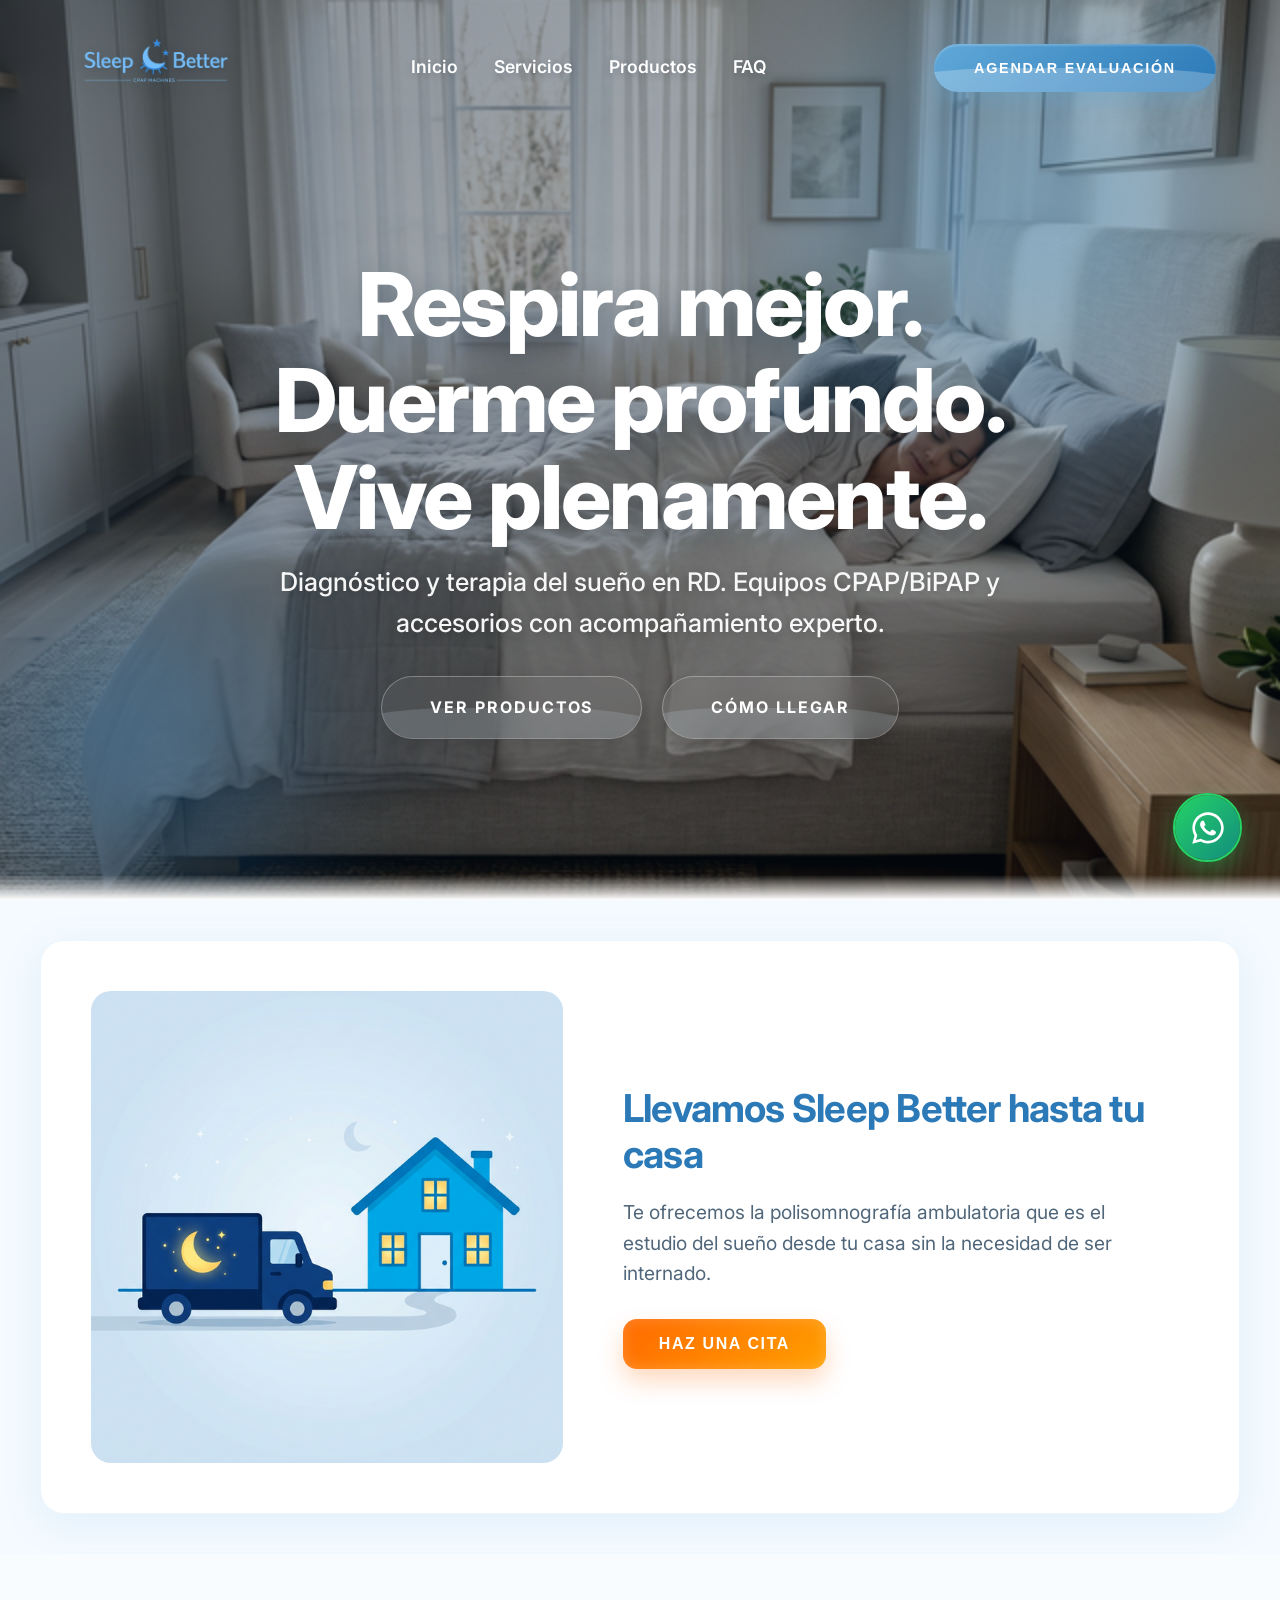
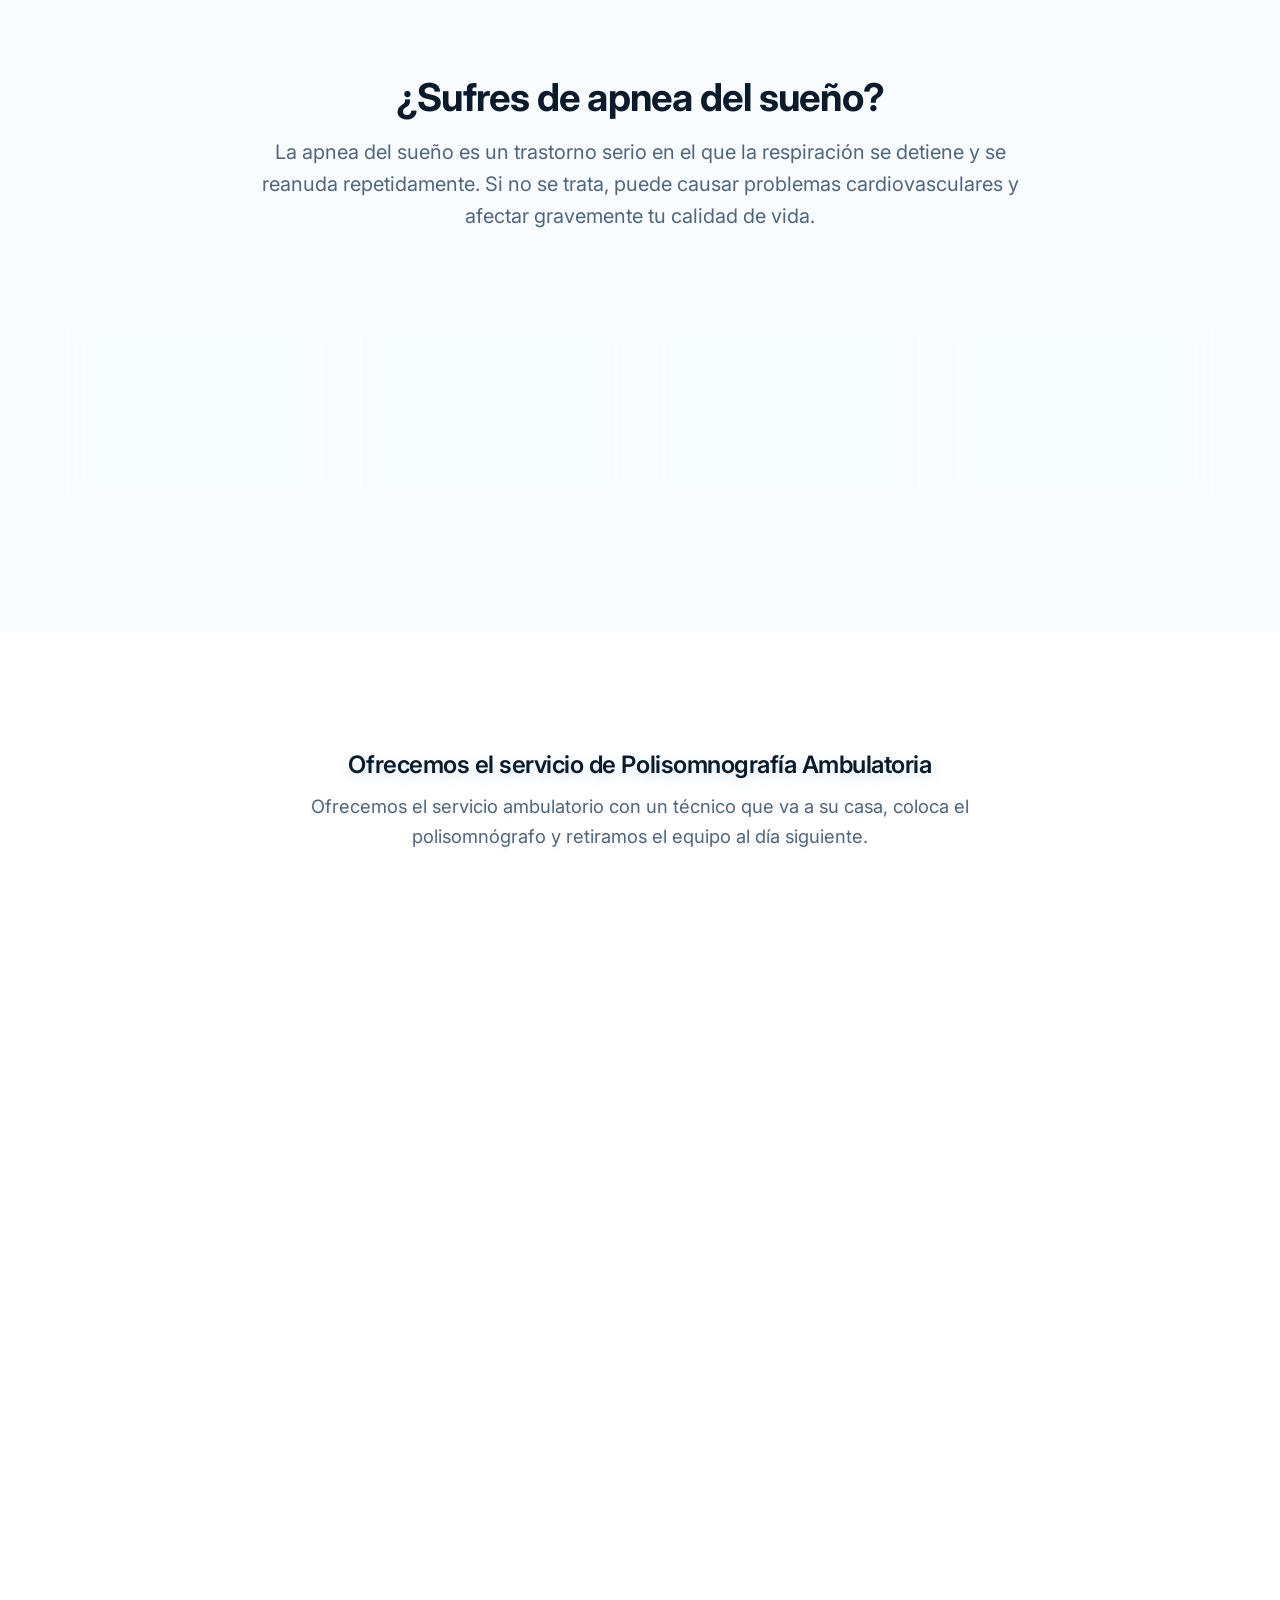
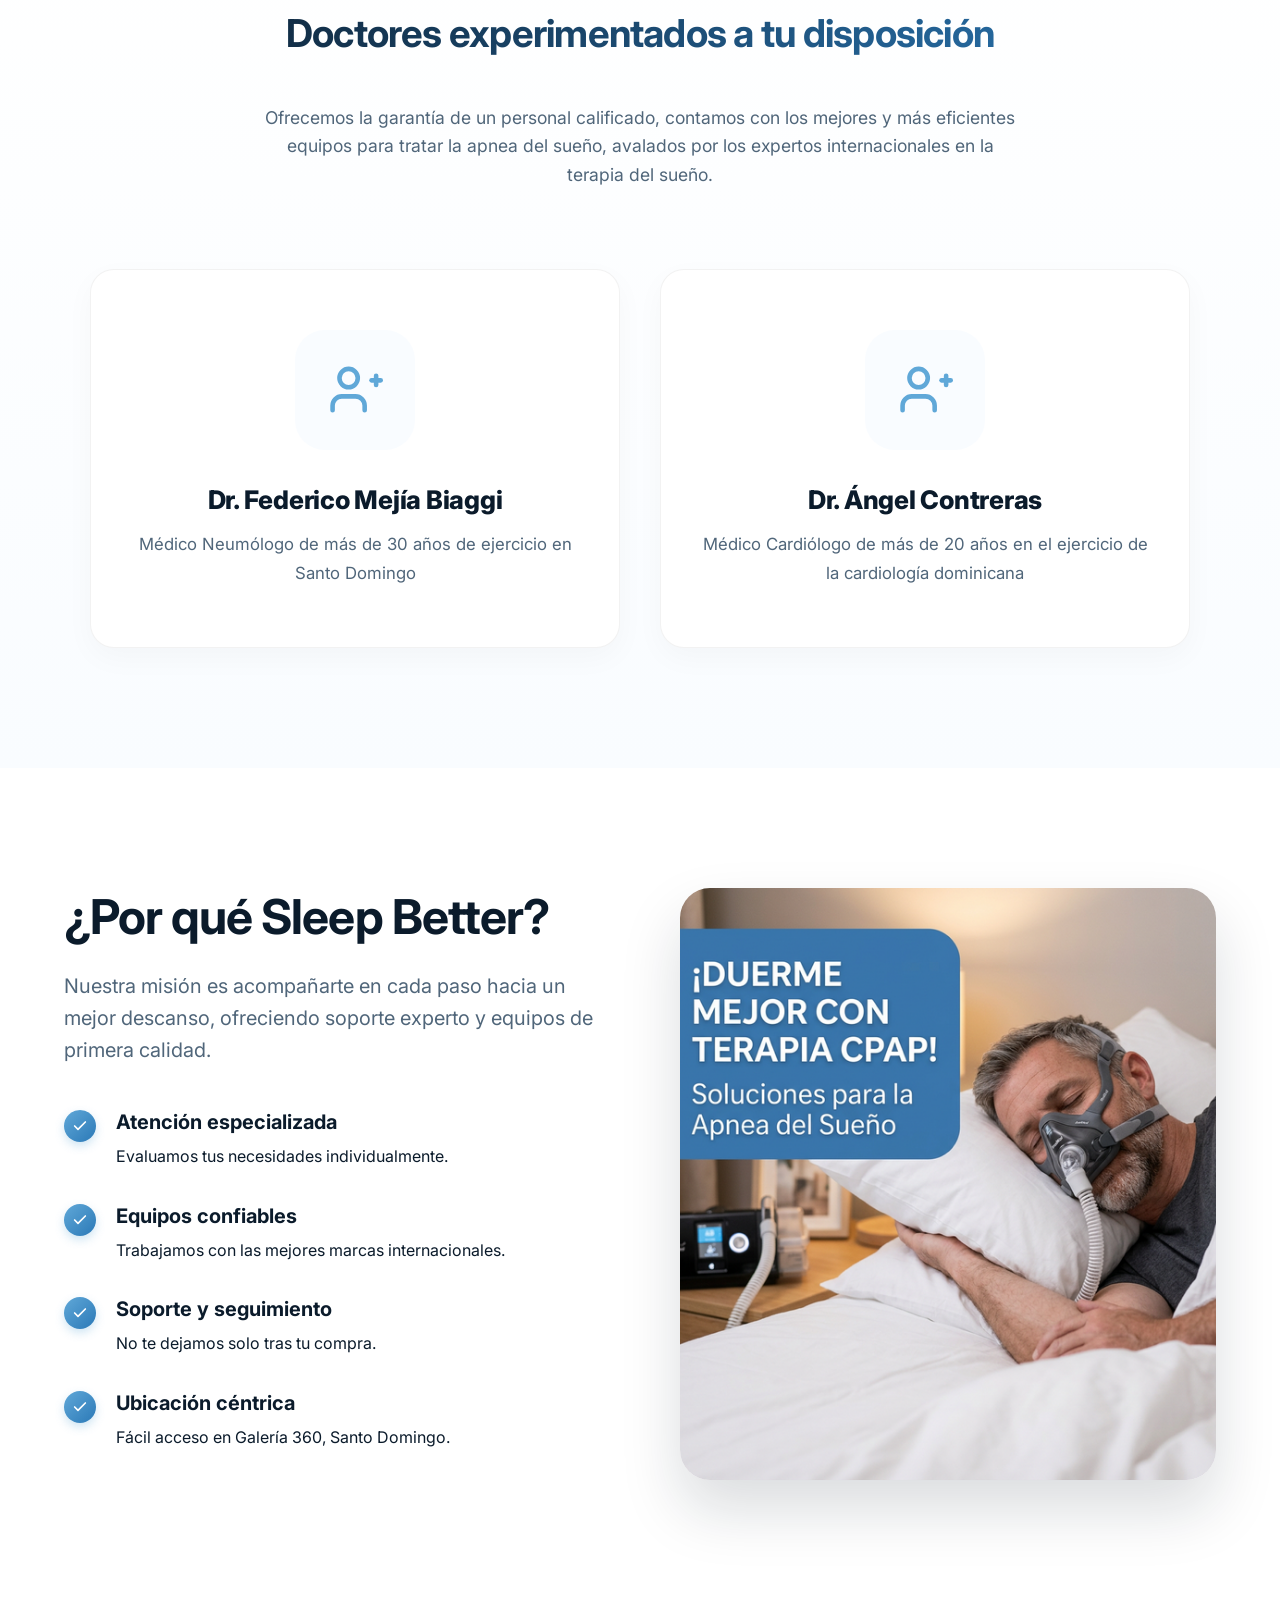
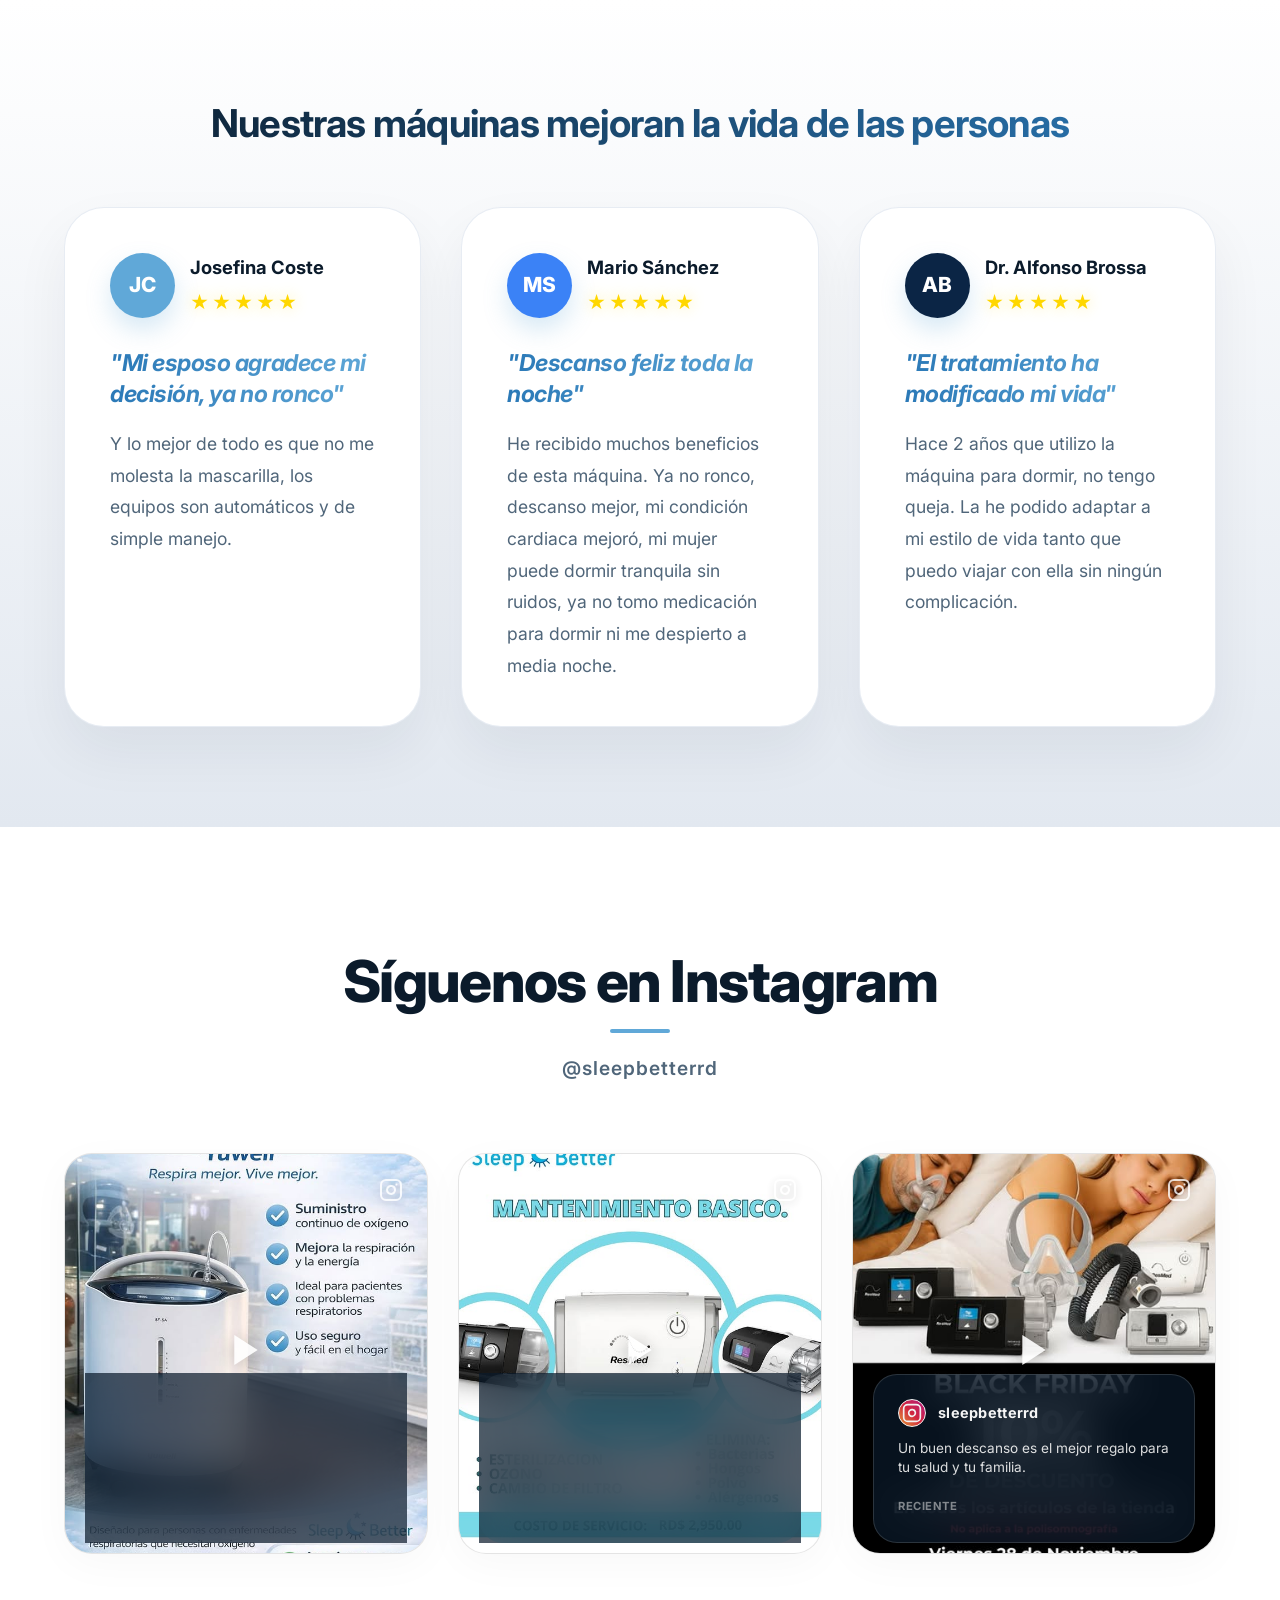
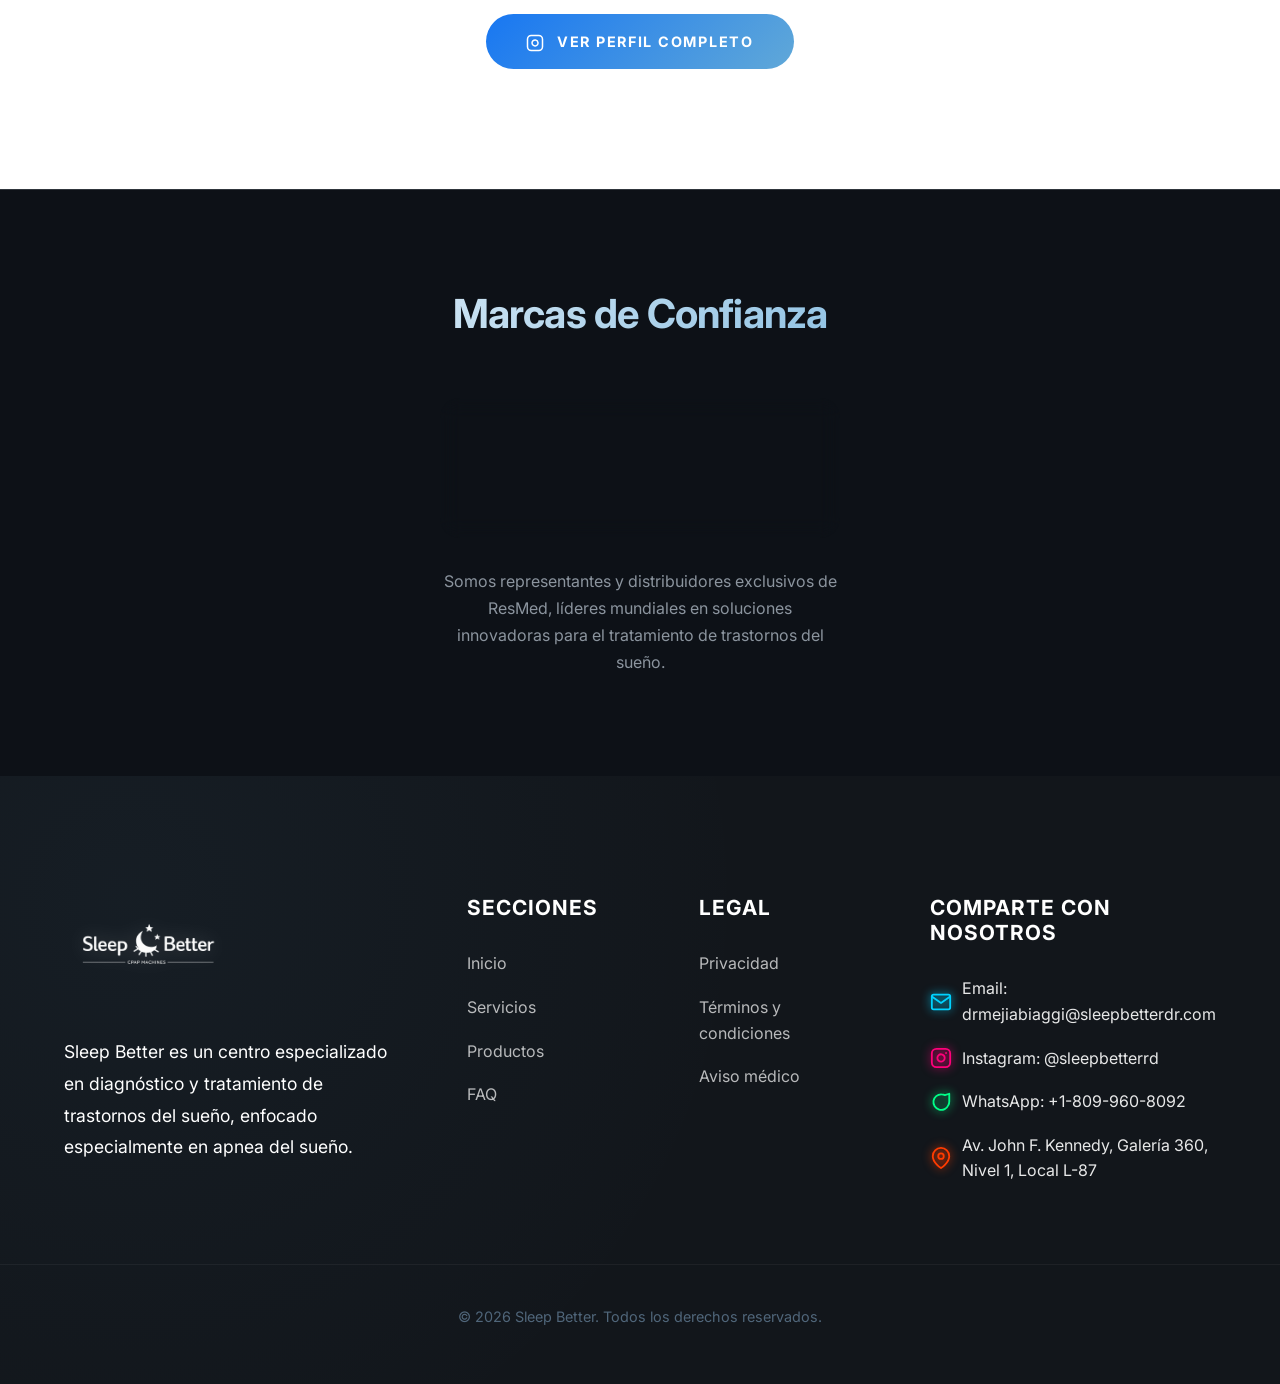
<file: index.html>
<!DOCTYPE html>
<html lang="es">

<head>
    <meta charset="UTF-8">
    <meta name="viewport" content="width=device-width, initial-scale=1.0">
    <title>Sleep Better | Centro Especializado en Sueño</title>
    <meta name="description"
        content="Centro especializado en diagnóstico y tratamiento de trastornos del sueño (apnea). Equipos CPAP/BiPAP y accesorios en Santo Domingo, RD.">

    <!-- Google Fonts -->
    <link rel="preconnect" href="https://fonts.googleapis.com">
    <link rel="preconnect" href="https://fonts.gstatic.com" crossorigin>
    <link href="https://fonts.googleapis.com/css2?family=Inter:wght@300;400;500;600;700;800&display=swap"
        rel="stylesheet">

    <!-- CSS -->
    <link rel="stylesheet" href="styles.css">

    <!-- Favicon -->
    <link rel="icon" type="image/png" href="favicon.png">
</head>

<body>
    <div class="page-transition-wrapper">

        <header id="main-header" class="header-transparent">
            <div class="container header-content">
                <a href="#inicio" class="logo">
                    <img src="logo.png" alt="Sleep Better" class="logo-img">
                </a>

                <nav id="desktop-nav" class="nav-menu">
                    <ul>
                        <li><a href="#inicio">Inicio</a></li>
                        <li><a href="#servicios">Servicios</a></li>
                        <li><a href="productos.html">Productos</a></li>
                        <li><a href="faq.html">FAQ</a></li>
                    </ul>
                </nav>

                <div class="header-actions">
                    <button class="btn btn-primary btn-pulse btn-premium-waves" onclick="openModal('agendarModal')">
                        <span class="btn-text">Agendar evaluación</span>
                        <span class="btn-ripple-layer"></span>
                        <span class="btn-ripple-layer"></span>
                        <span class="btn-ripple-layer"></span>
                    </button>
                    <button class="menu-toggle" aria-label="Abrir menú" onclick="toggleMenu()">
                        <span></span>
                        <span></span>
                        <span></span>
                    </button>
                </div>
            </div>
        </header>

        <main>
            <section id="inicio" class="hero">
                <div class="hero-bg"></div>
                <div class="container hero-container reveal">
                    <div class="hero-text">
                        <h1 class="stagger">Respira mejor.<br>Duerme profundo.<br>Vive plenamente.</h1>
                        <p class="stagger">Diagnóstico y terapia del sueño en RD. Equipos CPAP/BiPAP y accesorios con
                            acompañamiento experto.</p>
                        <div class="hero-buttons stagger">
                            <a href="productos.html" class="btn btn-outline btn-large btn-cinematic">
                                <span class="btn-text">Ver productos</span>
                                <span class="btn-wave-layer"></span>
                                <span class="btn-wave-layer"></span>
                                <span class="btn-wave-layer"></span>
                            </a>
                            <a href="https://www.google.com/maps/search/?api=1&query=Avenida+John+F.+Kennedy+Plaza+Galeria+360+local+L-87+Santo+Domingo+10510"
                                target="_blank" class="btn btn-outline btn-large btn-glass btn-cinematic">
                                <span class="btn-text">Cómo llegar</span>
                                <span class="btn-wave-layer"></span>
                                <span class="btn-wave-layer"></span>
                                <span class="btn-wave-layer"></span>
                            </a>
                        </div>
                    </div>
                </div>
            </section>

            <!-- Banner Domicilio - Cinta Informativa -->
            <section class="domicilio-banner reveal">
                <div class="container banner-inner">
                    <div class="banner-grid">
                        <div class="banner-illus stagger">
                            <img src="servicio-domicilio.png" alt="Ilustración Servicio Domicilio">
                        </div>
                        <div class="banner-info">
                            <h2 class="stagger">Llevamos Sleep Better hasta tu casa</h2>
                            <p class="stagger">Te ofrecemos la polisomnografía ambulatoria que es el estudio del sueño
                                desde
                                tu casa sin la
                                necesidad de ser internado.</p>
                            <button class="btn btn-accent stagger"
                                onclick="openModal('agendarModal', 'Estudio en Casa')">Haz una
                                cita</button>
                        </div>
                    </div>
                </div>
            </section>


            <section id="apnea" class="section bg-soft">
                <div class="container reveal">
                    <div class="apnea-content">
                        <div class="apnea-text">
                            <h2 class="stagger">¿Sufres de apnea del sueño?</h2>
                            <p class="stagger">La apnea del sueño es un trastorno serio en el que la respiración se
                                detiene
                                y se reanuda repetidamente. Si no se trata, puede causar problemas cardiovasculares y
                                afectar gravemente tu calidad de vida.</p>
                        </div>
                        <div class="apnea-symptoms">
                            <div class="symptom-card stagger">
                                <span class="symptom-icon icon-primary">
                                    <svg width="40" height="40" viewBox="0 0 24 24" fill="none" stroke="currentColor"
                                        stroke-width="2" stroke-linecap="round" stroke-linejoin="round">
                                        <polygon points="11 5 6 9 2 9 2 15 6 15 11 19 11 5"></polygon>
                                        <path d="M15.54 8.46a5 5 0 0 1 0 7.07"></path>
                                        <path d="M19.07 4.93a10 10 0 0 1 0 14.14"></path>
                                    </svg>
                                </span>
                                <h3>Ronquidos fuertes</h3>
                            </div>
                            <div class="symptom-card stagger">
                                <span class="symptom-icon icon-primary">
                                    <svg width="40" height="40" viewBox="0 0 24 24" fill="none" stroke="currentColor"
                                        stroke-width="2" stroke-linecap="round" stroke-linejoin="round">
                                        <circle cx="12" cy="13" r="8"></circle>
                                        <path d="M12 9v4l2 2"></path>
                                        <path d="M5 3 2 6"></path>
                                        <path d="m22 6-3-3"></path>
                                    </svg>
                                </span>
                                <h3>Despertares bruscos</h3>
                            </div>
                            <div class="symptom-card stagger">
                                <span class="symptom-icon icon-primary">
                                    <svg width="40" height="40" viewBox="0 0 24 24" fill="none" stroke="currentColor"
                                        stroke-width="2" stroke-linecap="round" stroke-linejoin="round">
                                        <rect width="16" height="10" x="2" y="7" rx="2" ry="2"></rect>
                                        <line x1="22" x2="22" y1="11" y2="13"></line>
                                        <line x1="6" x2="6" y1="11" y2="13"></line>
                                    </svg>
                                </span>
                                <h3>Cansancio diurno</h3>
                            </div>
                            <div class="symptom-card stagger">
                                <span class="symptom-icon icon-primary">
                                    <svg width="40" height="40" viewBox="0 0 24 24" fill="none" stroke="currentColor"
                                        stroke-width="2" stroke-linecap="round" stroke-linejoin="round">
                                        <circle cx="12" cy="12" r="3"></circle>
                                        <path d="M3 12h6"></path>
                                        <path d="M15 12h6"></path>
                                        <path d="M12 3v6"></path>
                                        <path d="M12 15v6"></path>
                                    </svg>
                                </span>
                                <h3>Mala concentración</h3>
                            </div>
                        </div>
                    </div>
                </div>
            </section>

            <section id="servicios" class="section">
                <div class="container reveal">
                    <div class="services-subtitle stagger">
                        <h3 class="modern-h3">Ofrecemos el servicio de Polisomnografía Ambulatoria</h3>
                        <p class="modern-p">Ofrecemos el servicio ambulatorio con un técnico que va a su casa, coloca el
                            polisomnógrafo y retiramos el equipo al día siguiente.</p>
                    </div>
                    <div class="services-grid">
                        <div class="service-card stagger">
                            <div class="icon-wrapper">
                                <svg width="32" height="32" viewBox="0 0 24 24" fill="none" stroke="currentColor"
                                    stroke-width="2" stroke-linecap="round" stroke-linejoin="round">
                                    <path d="M22 12h-4l-3 9L9 3l-3 9H2" />
                                </svg>
                            </div>
                            <h3>Diagnóstico del Sueño</h3>
                            <p>Orientación inicial y guía para identificar apnea del sueño y necesidad de terapia.</p>
                            <button class="btn btn-link"
                                onclick="openModal('agendarModal', 'Diagnóstico del Sueño')">Consultar &rarr;</button>
                        </div>
                        <div class="service-card stagger">
                            <div class="icon-wrapper">
                                <svg width="32" height="32" viewBox="0 0 24 24" fill="none" stroke="currentColor"
                                    stroke-width="2" stroke-linecap="round" stroke-linejoin="round">
                                    <path d="M20.24 12.24a6 6 0 0 0-8.49-8.49L5 10.5V19h8.5z" />
                                    <line x1="16" y1="8" x2="2" y2="22" />
                                    <line x1="17.5" y1="15" x2="9" y2="6.5" />
                                </svg>
                            </div>
                            <h3>Terapia CPAP / BiPAP</h3>
                            <p>Asesoría para elegir equipo adecuado y configuración enfocada en comodidad y resultados.
                            </p>
                            <button class="btn btn-link"
                                onclick="openModal('agendarModal', 'Terapia CPAP / BiPAP')">Consultar &rarr;</button>
                        </div>
                        <div class="service-card stagger">
                            <div class="icon-wrapper">
                                <svg width="32" height="32" viewBox="0 0 24 24" fill="none" stroke="currentColor"
                                    stroke-width="2" stroke-linecap="round" stroke-linejoin="round">
                                    <rect x="2" y="7" width="20" height="14" rx="2" ry="2" />
                                    <path d="M16 21V5a2 2 0 0 0-2-2h-4a2 2 0 0 0-2 2v16" />
                                </svg>
                            </div>
                            <h3>Equipos y Accesorios</h3>
                            <p>Venta de equipos CPAP/BiPAP, mascarillas, filtros, tubing, humidificación y repuestos.
                            </p>
                            <a href="productos.html" class="btn btn-link">Ver más &rarr;</a>
                        </div>
                        <div class="service-card stagger">
                            <div class="icon-wrapper">
                                <svg width="32" height="32" viewBox="0 0 24 24" fill="none" stroke="currentColor"
                                    stroke-width="2" stroke-linecap="round" stroke-linejoin="round">
                                    <path d="M17 21v-2a4 4 0 0 0-4-4H5a4 4 0 0 0-4 4v2" />
                                    <circle cx="9" cy="7" r="4" />
                                    <path d="M23 21v-2a4 4 0 0 0-3-3.87" />
                                    <path d="M16 3.13a4 4 0 0 1 0 7.75" />
                                </svg>
                            </div>
                            <h3>Soporte y Seguimiento</h3>
                            <p>Acompañamiento post-venta: mantenimiento, recomendaciones, ajustes y educación del
                                usuario.
                            </p>
                            <button class="btn btn-link"
                                onclick="openModal('agendarModal', 'Soporte y Seguimiento')">Consultar &rarr;</button>
                        </div>
                    </div>
                </div>
            </section>



            <section id="doctores" class="section bg-soft doctors-section">
                <div class="container reveal">
                    <h2 class="section-title stagger">Doctores experimentados a tu disposición</h2>
                    <p class="doctors-subtitle stagger">Ofrecemos la garantía de un personal calificado, contamos con
                        los
                        mejores y más eficientes equipos para tratar la apnea del sueño, avalados por los expertos
                        internacionales en la terapia del sueño.</p>

                    <div class="doctors-grid">
                        <div class="doctor-card stagger">
                            <div class="doctor-avatar">
                                <svg viewBox="0 0 24 24" fill="none" stroke="currentColor" stroke-width="2"
                                    stroke-linecap="round" stroke-linejoin="round">
                                    <path d="M16 21v-2a4 4 0 0 0-4-4H6a4 4 0 0 0-4 4v2"></path>
                                    <circle cx="9" cy="7" r="4"></circle>
                                    <path d="M19 8h4"></path>
                                    <path d="M21 6v4"></path>
                                </svg>
                            </div>
                            <h3>Dr. Federico Mejía Biaggi</h3>
                            <p>Médico Neumólogo de más de 30 años de ejercicio en Santo Domingo</p>
                        </div>

                        <div class="doctor-card stagger">
                            <div class="doctor-avatar">
                                <svg viewBox="0 0 24 24" fill="none" stroke="currentColor" stroke-width="2"
                                    stroke-linecap="round" stroke-linejoin="round">
                                    <path d="M16 21v-2a4 4 0 0 0-4-4H6a4 4 0 0 0-4 4v2"></path>
                                    <circle cx="9" cy="7" r="4"></circle>
                                    <path d="M19 8h4"></path>
                                    <path d="M21 6v4"></path>
                                </svg>
                            </div>
                            <h3>Dr. Ángel Contreras</h3>
                            <p>Médico Cardiólogo de más de 20 años en el ejercicio de la cardiología dominicana</p>
                        </div>
                    </div>
                </div>
            </section>

            <section id="por-que" class="section">
                <div class="container reveal">
                    <div class="split-layout">
                        <div class="split-text">
                            <h2 class="stagger">¿Por qué Sleep Better?</h2>
                            <p class="lead stagger">Nuestra misión es acompañarte en cada paso hacia un mejor descanso,
                                ofreciendo soporte experto y equipos de primera calidad.</p>
                            <ul class="feature-list">
                                <li class="stagger">
                                    <div class="check-icon"><svg viewBox="0 0 24 24" fill="none" stroke="currentColor"
                                            stroke-width="2.5" stroke-linecap="round" stroke-linejoin="round">
                                            <polyline points="20 6 9 17 4 12"></polyline>
                                        </svg></div>
                                    <div class="feature-content">
                                        <strong>Atención especializada</strong>
                                        <span>Evaluamos tus necesidades individualmente.</span>
                                    </div>
                                </li>
                                <li class="stagger">
                                    <div class="check-icon"><svg viewBox="0 0 24 24" fill="none" stroke="currentColor"
                                            stroke-width="2.5" stroke-linecap="round" stroke-linejoin="round">
                                            <polyline points="20 6 9 17 4 12"></polyline>
                                        </svg></div>
                                    <div class="feature-content">
                                        <strong>Equipos confiables</strong>
                                        <span>Trabajamos con las mejores marcas internacionales.</span>
                                    </div>
                                </li>
                                <li class="stagger">
                                    <div class="check-icon"><svg viewBox="0 0 24 24" fill="none" stroke="currentColor"
                                            stroke-width="2.5" stroke-linecap="round" stroke-linejoin="round">
                                            <polyline points="20 6 9 17 4 12"></polyline>
                                        </svg></div>
                                    <div class="feature-content">
                                        <strong>Soporte y seguimiento</strong>
                                        <span>No te dejamos solo tras tu compra.</span>
                                    </div>
                                </li>
                                <li class="stagger">
                                    <div class="check-icon"><svg viewBox="0 0 24 24" fill="none" stroke="currentColor"
                                            stroke-width="2.5" stroke-linecap="round" stroke-linejoin="round">
                                            <polyline points="20 6 9 17 4 12"></polyline>
                                        </svg></div>
                                    <div class="feature-content">
                                        <strong>Ubicación céntrica</strong>
                                        <span>Fácil acceso en Galería 360, Santo Domingo.</span>
                                    </div>
                                </li>
                            </ul>
                        </div>
                        <div class="split-image stagger"></div>
                    </div>
                </div>
            </section>

            <section id="testimonios" class="section testimonials-modern">
                <div class="container reveal">
                    <h2 class="section-title stagger">Nuestras máquinas mejoran la vida de las personas</h2>

                    <div class="testimonials-modern-grid">
                        <!-- Josefina -->
                        <div class="testimonial-bubble stagger">
                            <div class="bubble-header">
                                <div class="user-avatar">JC</div>
                                <div class="user-meta">
                                    <span class="user-name">Josefina Coste</span>
                                    <div class="stars yellow">★★★★★</div>
                                </div>
                            </div>
                            <div class="bubble-content">
                                <h4 class="testimonial-title">"Mi esposo agradece mi decisión, ya no ronco"</h4>
                                <p class="testimonial-text">Y lo mejor de todo es que no me molesta la mascarilla, los
                                    equipos
                                    son automáticos y de simple manejo.</p>
                            </div>
                        </div>

                        <!-- Mario -->
                        <div class="testimonial-bubble stagger">
                            <div class="bubble-header">
                                <div class="user-avatar bg-blue">MS</div>
                                <div class="user-meta">
                                    <span class="user-name">Mario Sánchez</span>
                                    <div class="stars yellow">★★★★★</div>
                                </div>
                            </div>
                            <div class="bubble-content">
                                <h4 class="testimonial-title">"Descanso feliz toda la noche"</h4>
                                <p class="testimonial-text">He recibido muchos beneficios de esta máquina. Ya no ronco,
                                    descanso
                                    mejor, mi condición cardiaca mejoró, mi mujer puede dormir tranquila sin ruidos, ya
                                    no
                                    tomo
                                    medicación para dormir ni me despierto a media noche.</p>
                            </div>
                        </div>

                        <!-- Dr. Alfonso -->
                        <div class="testimonial-bubble stagger">
                            <div class="bubble-header">
                                <div class="user-avatar bg-navy">AB</div>
                                <div class="user-meta">
                                    <span class="user-name">Dr. Alfonso Brossa</span>
                                    <div class="stars yellow">★★★★★</div>
                                </div>
                            </div>
                            <div class="bubble-content">
                                <h4 class="testimonial-title">"El tratamiento ha modificado mi vida"</h4>
                                <p class="testimonial-text">Hace 2 años que utilizo la máquina para dormir, no tengo
                                    queja.
                                    La
                                    he podido adaptar a mi estilo de vida tanto que puedo viajar con ella sin ningún
                                    complicación.</p>
                            </div>
                        </div>
                    </div>
                </div>
            </section>

            <section id="instagram-premium" class="section bg-premium-insta">
                <div class="container reveal">
                    <div class="insta-header-elite stagger">
                        <h2 class="elite-title">Síguenos en Instagram</h2>
                        <span class="elite-divider"></span>
                        <a href="https://www.instagram.com/sleepbetterrd/" target="_blank"
                            class="elite-handle">@sleepbetterrd</a>
                    </div>

                    <div class="insta-grid-elite">
                        <!-- Post 1 -->
                        <a href="https://www.instagram.com/sleepbetterrd/" target="_blank"
                            class="insta-card-elite stagger">
                            <div class="insta-media">
                                <img src="insta1.png" alt="Suministro de Oxígeno">
                                <div class="insta-icon-top"><svg viewBox="0 0 24 24" fill="none" stroke="currentColor"
                                        stroke-width="2" stroke-linecap="round" stroke-linejoin="round">
                                        <rect x="2" y="2" width="20" height="20" rx="5" ry="5"></rect>
                                        <path d="M16 11.37A4 4 0 1 1 12.63 8 4 4 0 0 1 16 11.37z"></path>
                                        <line x1="17.5" y1="6.5" x2="17.51" y2="6.5"></line>
                                    </svg></div>
                                <div class="insta-play-btn">
                                    <svg viewBox="0 0 24 24" fill="currentColor">
                                        <polygon points="5 3 19 12 5 21 5 3"></polygon>
                                    </svg>
                                </div>
                                <div class="insta-glass-info">
                                    <div class="glass-header">
                                        <div class="glass-avatar">
                                            <svg viewBox="0 0 24 24" fill="none" stroke="currentColor" stroke-width="2">
                                                <rect x="2" y="2" width="20" height="20" rx="5" ry="5"></rect>
                                                <path d="M16 11.37A4 4 0 1 1 12.63 8 4 4 0 0 1 16 11.37z"></path>
                                            </svg>
                                        </div>
                                        <span class="glass-handle">sleepbetterrd</span>
                                    </div>
                                    <p class="glass-caption">Suministro continuo de oxígeno. Respira mejor, vive mejor
                                        con nuestros equipos de vanguardia.</p>
                                    <span class="glass-tag">Reciente</span>
                                </div>
                            </div>
                        </a>

                        <!-- Post 2 -->
                        <a href="https://www.instagram.com/sleepbetterrd/" target="_blank"
                            class="insta-card-elite stagger">
                            <div class="insta-media">
                                <img src="insta2.png" alt="Mantenimiento Básico">
                                <div class="insta-icon-top"><svg viewBox="0 0 24 24" fill="none" stroke="currentColor"
                                        stroke-width="2" stroke-linecap="round" stroke-linejoin="round">
                                        <rect x="2" y="2" width="20" height="20" rx="5" ry="5"></rect>
                                        <path d="M16 11.37A4 4 0 1 1 12.63 8 4 4 0 0 1 16 11.37z"></path>
                                        <line x1="17.5" y1="6.5" x2="17.51" y2="6.5"></line>
                                    </svg></div>
                                <div class="insta-play-btn">
                                    <svg viewBox="0 0 24 24" fill="currentColor">
                                        <polygon points="5 3 19 12 5 21 5 3"></polygon>
                                    </svg>
                                </div>
                                <div class="insta-glass-info">
                                    <div class="glass-header">
                                        <div class="glass-avatar">
                                            <svg viewBox="0 0 24 24" fill="none" stroke="currentColor" stroke-width="2">
                                                <rect x="2" y="2" width="20" height="20" rx="5" ry="5"></rect>
                                                <path d="M16 11.37A4 4 0 1 1 12.63 8 4 4 0 0 1 16 11.37z"></path>
                                            </svg>
                                        </div>
                                        <span class="glass-handle">sleepbetterrd</span>
                                    </div>
                                    <p class="glass-caption">Servicio de mantenimiento básico para proteger tu vida y
                                        tus equipos.</p>
                                    <span class="glass-tag">Reciente</span>
                                </div>
                            </div>
                        </a>

                        <!-- Post 3 -->
                        <a href="https://www.instagram.com/sleepbetterrd/" target="_blank"
                            class="insta-card-elite stagger">
                            <div class="insta-media">
                                <img src="insta3.png" alt="Salud del Sueño">
                                <div class="insta-icon-top"><svg viewBox="0 0 24 24" fill="none" stroke="currentColor"
                                        stroke-width="2" stroke-linecap="round" stroke-linejoin="round">
                                        <rect x="2" y="2" width="20" height="20" rx="5" ry="5"></rect>
                                        <path d="M16 11.37A4 4 0 1 1 12.63 8 4 4 0 0 1 16 11.37z"></path>
                                        <line x1="17.5" y1="6.5" x2="17.51" y2="6.5"></line>
                                    </svg></div>
                                <div class="insta-play-btn">
                                    <svg viewBox="0 0 24 24" fill="currentColor">
                                        <polygon points="5 3 19 12 5 21 5 3"></polygon>
                                    </svg>
                                </div>
                                <div class="insta-glass-info">
                                    <div class="glass-header">
                                        <div class="glass-avatar">
                                            <svg viewBox="0 0 24 24" fill="none" stroke="currentColor" stroke-width="2">
                                                <rect x="2" y="2" width="20" height="20" rx="5" ry="5"></rect>
                                                <path d="M16 11.37A4 4 0 1 1 12.63 8 4 4 0 0 1 16 11.37z"></path>
                                            </svg>
                                        </div>
                                        <span class="glass-handle">sleepbetterrd</span>
                                    </div>
                                    <p class="glass-caption">Un buen descanso es el mejor regalo para tu salud y tu
                                        familia.</p>
                                    <span class="glass-tag">Reciente</span>
                                </div>
                            </div>
                        </a>
                    </div>

                    <div class="insta-footer-elite stagger">
                        <a href="https://www.instagram.com/sleepbetterrd/" target="_blank"
                            class="btn btn-premium-waves btn-ig-blue">
                            <span class="btn-text"><svg viewBox="0 0 24 24" fill="none" stroke="currentColor"
                                    stroke-width="2"
                                    style="width:18px; height:18px; margin-right:8px; vertical-align: middle;">
                                    <rect x="2" y="2" width="20" height="20" rx="5" ry="5"></rect>
                                    <path d="M16 11.37A4 4 0 1 1 12.63 8 4 4 0 0 1 16 11.37z"></path>
                                    <line x1="17.5" y1="6.5" x2="17.51" y2="6.5"></line>
                                </svg> Ver Perfil Completo</span>
                            <span class="btn-wave-layer"></span>
                            <span class="btn-wave-layer"></span>
                            <span class="btn-wave-layer"></span>
                        </a>
                    </div>
                </div>
            </section>

            <section class="section brands-section">
                <div class="container reveal">
                    <h2 class="brands-title stagger">Marcas de Confianza</h2>
                    <div class="brands-grid single-brand">
                        <div class="brand-card stagger">
                            <div class="brand-logo-wrapper">
                                <img src="resmed-logo.png" alt="ResMed Logo">
                            </div>
                            <p class="brand-text">Somos representantes y distribuidores exclusivos de ResMed, líderes
                                mundiales en soluciones innovadoras para el tratamiento de trastornos del sueño.</p>
                        </div>
                    </div>
                </div>
            </section>
        </main>

        <footer class="footer">
            <div class="container footer-grid reveal">
                <div class="footer-brand stagger">
                    <img src="logo.png" alt="Sleep Better" class="footer-logo-img">
                    <p>Sleep Better es un centro especializado en diagnóstico y tratamiento de trastornos del sueño,
                        enfocado especialmente en apnea del sueño.</p>
                </div>
                <div class="footer-links stagger">
                    <h4>Secciones</h4>
                    <ul>
                        <li><a href="#inicio">Inicio</a></li>
                        <li><a href="#servicios">Servicios</a></li>
                        <li><a href="productos.html">Productos</a></li>
                        <li><a href="faq.html">FAQ</a></li>
                    </ul>
                </div>
                <div class="footer-legal stagger">
                    <h4>Legal</h4>
                    <ul>
                        <li><a href="#">Privacidad</a></li>
                        <li><a href="#">Términos y condiciones</a></li>
                        <li><a href="#">Aviso médico</a></li>
                    </ul>
                </div>
                <div class="footer-contact stagger">
                    <h4>Comparte con nosotros</h4>
                    <ul>
                        <li><a href="mailto:drmejiabiaggi@sleepbetterdr.com">
                                <svg class="footer-icon-neon icon-neon-email" viewBox="0 0 24 24" fill="none"
                                    stroke="currentColor" stroke-width="2" stroke-linecap="round"
                                    stroke-linejoin="round">
                                    <path
                                        d="M4 4h16c1.1 0 2 .9 2 2v12c0 1.1-.9 2-2 2H4c-1.1 0-2-.9-2-2V6c0-1.1.9-2 2-2z">
                                    </path>
                                    <polyline points="22,6 12,13 2,6"></polyline>
                                </svg>
                                Email: drmejiabiaggi@sleepbetterdr.com</a></li>
                        <li><a href="https://www.instagram.com/sleepbetterrd" target="_blank">
                                <svg class="footer-icon-neon icon-neon-insta" viewBox="0 0 24 24" fill="none"
                                    stroke="currentColor" stroke-width="2" stroke-linecap="round"
                                    stroke-linejoin="round">
                                    <rect x="2" y="2" width="20" height="20" rx="5" ry="5"></rect>
                                    <path d="M16 11.37A4 4 0 1 1 12.63 8 4 4 0 0 1 16 11.37z"></path>
                                    <line x1="17.5" y1="6.5" x2="17.51" y2="6.5"></line>
                                </svg>
                                Instagram: @sleepbetterrd</a></li>
                        <li><a href="https://wa.me/18099608092" target="_blank">
                                <svg class="footer-icon-neon icon-neon-wa" viewBox="0 0 24 24" fill="none"
                                    stroke="currentColor" stroke-width="2" stroke-linecap="round"
                                    stroke-linejoin="round">
                                    <path
                                        d="M21 11.5a8.38 8.38 0 0 1-.9 3.8 8.5 8.5 0 1 1-7.6-11.7 8.38 8.38 0 0 1 3.8.9L21 3z">
                                    </path>
                                </svg>
                                WhatsApp: +1-809-960-8092</a></li>
                        <li><a href="https://www.google.com/maps/search/?api=1&query=Avenida+John+F.+Kennedy+Plaza+Galeria+360+local+L-87+Santo+Domingo+10510"
                                target="_blank">
                                <svg class="footer-icon-neon icon-neon-map" viewBox="0 0 24 24" fill="none"
                                    stroke="currentColor" stroke-width="2" stroke-linecap="round"
                                    stroke-linejoin="round">
                                    <path d="M21 10c0 7-9 13-9 13s-9-6-9-13a9 9 0 0 1 18 0z"></path>
                                    <circle cx="12" cy="10" r="3"></circle>
                                </svg>
                                Av. John F. Kennedy, Galería 360, Nivel 1, Local L-87</a></li>
                    </ul>
                </div>
            </div>
            <div class="footer-bottom">
                <p>&copy; 2026 Sleep Better. Todos los derechos reservados.</p>
            </div>
        </footer>

        <!-- Floating WhatsApp Button 2026 Premium Removed -->

        <!-- Agendar Modal -->
        <div id="agendarModal" class="modal">
            <div class="modal-content">
                <span class="close-modal" onclick="closeModal('agendarModal')">&times;</span>
                <h2 id="modal-title">Agendar evaluación</h2>
                <p>Déjanos tus datos y te contactaremos a la brevedad para coordinar.</p>
                <form class="contact-form"
                    onsubmit="event.preventDefault(); alert('Solicitud enviada exitosamente. Nos contactaremos pronto.'); closeModal('agendarModal');">
                    <input type="hidden" id="modal-context" name="context" value="">
                    <div class="form-group">
                        <label for="modal-name">Nombre completo</label>
                        <input type="text" id="modal-name" required placeholder="Tu nombre">
                    </div>
                    <div class="form-group">
                        <label for="modal-phone">Teléfono</label>
                        <input type="tel" id="modal-phone" required placeholder="Tu teléfono">
                    </div>
                    <div class="form-group">
                        <label for="modal-email">Email</label>
                        <input type="email" id="modal-email" required placeholder="tu@email.com">
                    </div>
                    <button type="submit" class="btn btn-primary btn-full">Enviar solicitud</button>
                </form>
            </div>
        </div>

        <!-- Mobile Drawer -->
        <div id="mobile-drawer" class="mobile-drawer">
            <div class="drawer-header">
                <img src="logo.png" alt="Sleep Better" class="logo-drawer">
                <button class="close-drawer" onclick="toggleMenu()" aria-label="Cerrar menú">&times;</button>
            </div>
            <nav class="drawer-nav">
                <ul>
                    <li><a href="#inicio" onclick="toggleMenu()">Inicio</a></li>
                    <li><a href="#servicios" onclick="toggleMenu()">Servicios</a></li>
                    <li><a href="productos.html" onclick="toggleMenu()">Productos</a></li>
                    <li><a href="faq.html" onclick="toggleMenu()">FAQ</a></li>
                </ul>
            </nav>
        </div>
        <div id="drawer-overlay" class="drawer-overlay" onclick="toggleMenu()"></div>

    </div>
    <!-- Floating WhatsApp Button 2026 Premium -->
    <a href="https://wa.me/18099608092" target="_blank" class="whatsapp-float" aria-label="Chat on WhatsApp">
        <svg xmlns="http://www.w3.org/2000/svg" width="36" height="36" viewBox="0 0 448 512" fill="#fff">
            <path
                d="M380.9 97.1C339 55.1 283.2 32 223.9 32c-122.4 0-222 99.6-222 222 0 39.1 10.2 77.3 29.6 111L0 480l117.7-30.9c32.4 17.7 68.9 27 106.1 27h.1c122.3 0 224.1-99.6 224.1-222 0-59.3-25.2-115-67.1-157zm-157 341.6c-33.2 0-65.7-8.9-94-25.7l-6.7-4-69.8 18.3L72 359.2l-4.4-7c-18.5-29.4-28.2-63.3-28.2-98.2 0-101.7 82.8-184.5 184.6-184.5 49.3 0 95.6 19.2 130.4 54.1 34.8 34.9 56.2 81.2 56.1 130.5 0 101.8-84.9 184.6-186.6 184.6zm101.2-138.2c-5.5-2.8-32.8-16.2-37.9-18-5.1-1.9-8.8-2.8-12.5 2.8-3.7 5.6-14.3 18-17.6 21.8-3.2 3.7-6.5 4.2-12 1.4-5.5-2.8-23.2-8.5-44.2-27.1-16.4-14.6-27.4-32.7-30.6-38.1-3.2-5.5-.3-8.5 2.4-11.2 2.5-2.5 5.5-6.5 8.3-9.8 2.8-3.2 3.7-5.5 5.5-9.3 1.9-3.7.9-6.9-.5-9.8-1.4-2.8-12.5-30.1-17.1-41.2-4.5-10.8-9.1-9.3-12.5-9.5-3.2-.2-6.9-.2-10.6-.2-3.7 0-9.7 1.4-14.8 6.9-5.1 5.6-19.4 19-19.4 46.3 0 27.3 19.9 53.7 22.6 57.4 2.8 3.7 39.1 59.7 94.8 83.8 13.2 5.8 23.5 9.2 31.5 11.8 13.3 4.2 25.4 3.6 35 2.2 10.7-1.6 32.8-13.4 37.4-26.4 4.6-13 4.6-24.1 3.2-26.4-1.3-2.5-5-3.9-10.5-6.6z" />
        </svg>
    </a>

    <script src="script.js"></script>
</body>

</html>
</file>
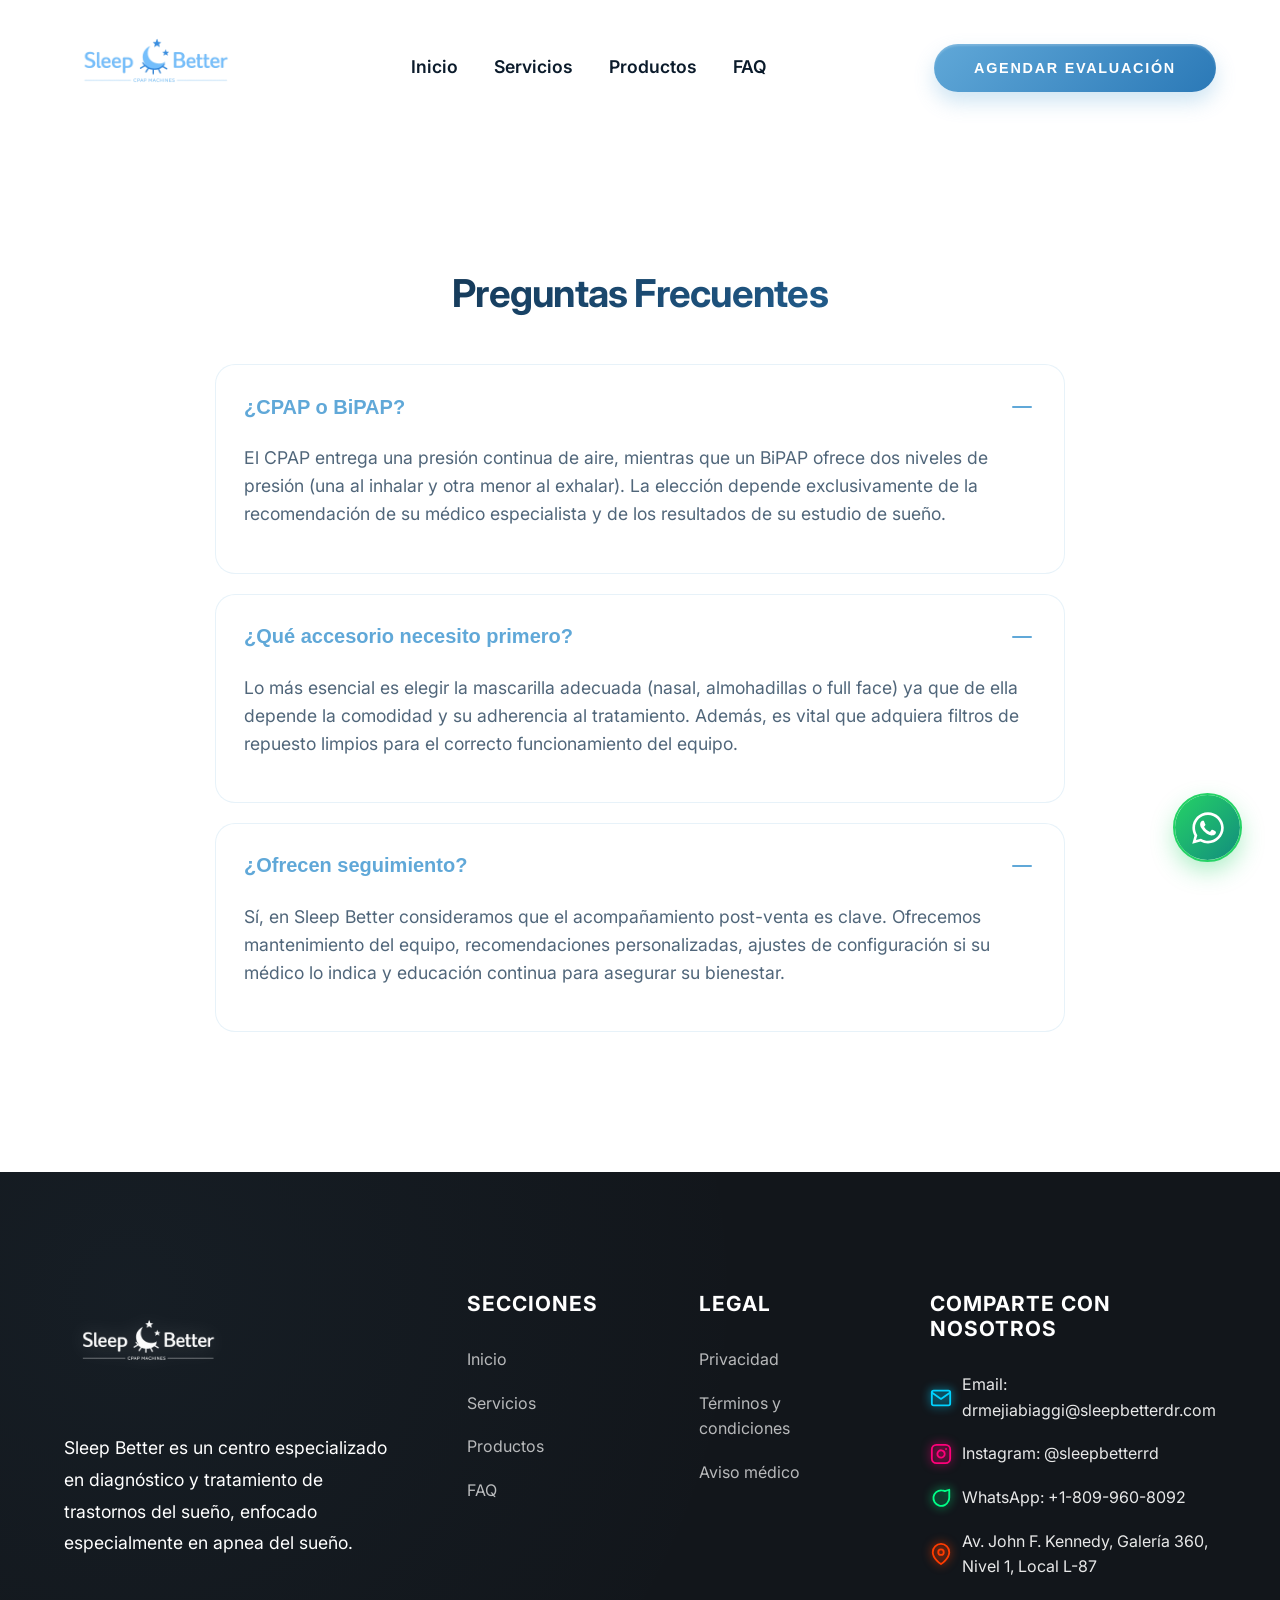
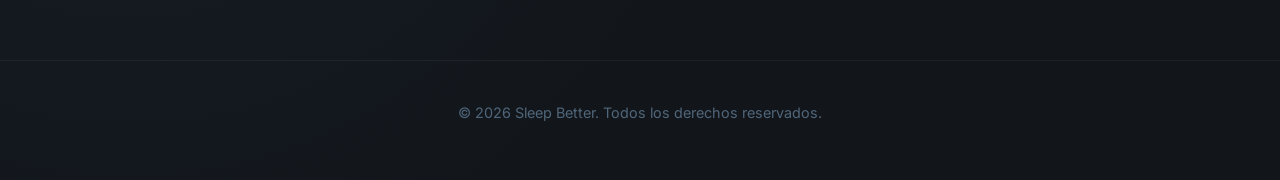
<file: faq.html>
<!DOCTYPE html>
<html lang="es">

<head>
    <meta charset="UTF-8">
    <meta name="viewport" content="width=device-width, initial-scale=1.0">
    <title>Sleep Better | Centro Especializado en Sueño</title>
    <meta name="description"
        content="Centro especializado en diagnóstico y tratamiento de trastornos del sueño (apnea). Equipos CPAP/BiPAP y accesorios en Santo Domingo, RD.">

    <!-- Google Fonts -->
    <link rel="preconnect" href="https://fonts.googleapis.com">
    <link rel="preconnect" href="https://fonts.gstatic.com" crossorigin>
    <link href="https://fonts.googleapis.com/css2?family=Inter:wght@300;400;500;600;700;800&display=swap"
        rel="stylesheet">

    <!-- CSS -->
    <link rel="stylesheet" href="styles.css">

    <!-- Favicon -->
    <link rel="icon" type="image/png" href="favicon.png">
</head>

<body>
    <div class="page-transition-wrapper">
        <header id="main-header">
            <div class="container header-content">
                <a href="index.html#inicio" class="logo">
                    <img src="logo.png" alt="Sleep Better" class="logo-img">
                </a>

                <nav id="desktop-nav" class="nav-menu">
                    <ul>
                        <li><a href="index.html#inicio">Inicio</a></li>
                        <li><a href="index.html#servicios">Servicios</a></li>
                        <li><a href="productos.html">Productos</a></li>
                        <li><a href="faq.html">FAQ</a></li>
                    </ul>
                </nav>

                <div class="header-actions">
                    <button class="btn btn-primary btn-pulse" onclick="openModal('agendarModal')">Agendar
                        evaluación</button>
                    <button class="menu-toggle" aria-label="Abrir menú" onclick="toggleMenu()">
                        <span></span>
                        <span></span>
                        <span></span>
                    </button>
                </div>
            </div>
        </header>
        <main style="padding-top: 150px;">
            <section id="faq" class="section">
                <div class="container reveal">
                    <h2 class="section-title text-center stagger">Preguntas Frecuentes</h2>
                    <div class="faq-container">
                        <div class="faq-item stagger">
                            <button class="faq-question">¿CPAP o BiPAP? <span class="faq-icon"></span></button>
                            <div class="faq-answer">
                                <div class="faq-answer-inner">
                                    <p>El CPAP entrega una presión continua de aire, mientras que un BiPAP ofrece dos
                                        niveles de presión (una al inhalar y otra menor al exhalar). La elección depende
                                        exclusivamente de la recomendación de su médico especialista y de los resultados
                                        de
                                        su estudio de sueño.</p>
                                </div>
                            </div>
                        </div>
                        <div class="faq-item stagger">
                            <button class="faq-question">¿Qué accesorio necesito primero? <span
                                    class="faq-icon"></span></button>
                            <div class="faq-answer">
                                <div class="faq-answer-inner">
                                    <p>Lo más esencial es elegir la mascarilla adecuada (nasal, almohadillas o full
                                        face) ya
                                        que de ella depende la comodidad y su adherencia al tratamiento. Además, es
                                        vital
                                        que adquiera filtros de repuesto limpios para el correcto funcionamiento del
                                        equipo.
                                    </p>
                                </div>
                            </div>
                        </div>
                        <div class="faq-item stagger">
                            <button class="faq-question">¿Ofrecen seguimiento? <span class="faq-icon"></span></button>
                            <div class="faq-answer">
                                <div class="faq-answer-inner">
                                    <p>Sí, en Sleep Better consideramos que el acompañamiento post-venta es clave.
                                        Ofrecemos
                                        mantenimiento del equipo, recomendaciones personalizadas, ajustes de
                                        configuración
                                        si su médico lo indica y educación continua para asegurar su bienestar.</p>
                                </div>
                            </div>
                        </div>
                    </div>
                </div>
            </section>

        </main>
        <footer class="footer">
            <div class="container footer-grid reveal">
                <div class="footer-brand stagger">
                    <img src="logo.png" alt="Sleep Better" class="footer-logo-img">
                    <p>Sleep Better es un centro especializado en diagnóstico y tratamiento de trastornos del sueño,
                        enfocado especialmente en apnea del sueño.</p>
                </div>
                <div class="footer-links stagger">
                    <h4>Secciones</h4>
                    <ul>
                        <li><a href="index.html#inicio">Inicio</a></li>
                        <li><a href="index.html#servicios">Servicios</a></li>
                        <li><a href="productos.html">Productos</a></li>
                        <li><a href="faq.html">FAQ</a></li>
                    </ul>
                </div>
                <div class="footer-legal stagger">
                    <h4>Legal</h4>
                    <ul>
                        <li><a href="#">Privacidad</a></li>
                        <li><a href="#">Términos y condiciones</a></li>
                        <li><a href="#">Aviso médico</a></li>
                    </ul>
                </div>
                <div class="footer-contact stagger">
                    <h4>Comparte con nosotros</h4>
                    <ul>
                        <li><a href="mailto:drmejiabiaggi@sleepbetterdr.com">
                                <svg class="footer-icon-neon icon-neon-email" viewBox="0 0 24 24" fill="none"
                                    stroke="currentColor" stroke-width="2" stroke-linecap="round"
                                    stroke-linejoin="round">
                                    <path
                                        d="M4 4h16c1.1 0 2 .9 2 2v12c0 1.1-.9 2-2 2H4c-1.1 0-2-.9-2-2V6c0-1.1.9-2 2-2z">
                                    </path>
                                    <polyline points="22,6 12,13 2,6"></polyline>
                                </svg>
                                Email: drmejiabiaggi@sleepbetterdr.com</a></li>
                        <li><a href="https://www.instagram.com/sleepbetterrd" target="_blank">
                                <svg class="footer-icon-neon icon-neon-insta" viewBox="0 0 24 24" fill="none"
                                    stroke="currentColor" stroke-width="2" stroke-linecap="round"
                                    stroke-linejoin="round">
                                    <rect x="2" y="2" width="20" height="20" rx="5" ry="5"></rect>
                                    <path d="M16 11.37A4 4 0 1 1 12.63 8 4 4 0 0 1 16 11.37z"></path>
                                    <line x1="17.5" y1="6.5" x2="17.51" y2="6.5"></line>
                                </svg>
                                Instagram: @sleepbetterrd</a></li>
                        <li><a href="https://wa.me/18099608092" target="_blank">
                                <svg class="footer-icon-neon icon-neon-wa" viewBox="0 0 24 24" fill="none"
                                    stroke="currentColor" stroke-width="2" stroke-linecap="round"
                                    stroke-linejoin="round">
                                    <path
                                        d="M21 11.5a8.38 8.38 0 0 1-.9 3.8 8.5 8.5 0 1 1-7.6-11.7 8.38 8.38 0 0 1 3.8.9L21 3z">
                                    </path>
                                </svg>
                                WhatsApp: +1-809-960-8092</a></li>
                        <li><a href="https://www.google.com/maps/search/?api=1&query=Avenida+John+F.+Kennedy+Plaza+Galeria+360+local+L-87+Santo+Domingo+10510"
                                target="_blank">
                                <svg class="footer-icon-neon icon-neon-map" viewBox="0 0 24 24" fill="none"
                                    stroke="currentColor" stroke-width="2" stroke-linecap="round"
                                    stroke-linejoin="round">
                                    <path d="M21 10c0 7-9 13-9 13s-9-6-9-13a9 9 0 0 1 18 0z"></path>
                                    <circle cx="12" cy="10" r="3"></circle>
                                </svg>
                                Av. John F. Kennedy, Galería 360, Nivel 1, Local L-87</a></li>
                    </ul>
                </div>
            </div>
            <div class="footer-bottom">
                <p>&copy; 2026 Sleep Better. Todos los derechos reservados.</p>
            </div>
        </footer>
        <div id="agendarModal" class="modal">
            <div class="modal-content">
                <span class="close-modal" onclick="closeModal('agendarModal')">&times;</span>
                <h2 id="modal-title">Agendar evaluación</h2>
                <p>Déjanos tus datos y te contactaremos a la brevedad para coordinar.</p>
                <form class="contact-form"
                    onsubmit="event.preventDefault(); alert('Solicitud enviada exitosamente. Nos contactaremos pronto.'); closeModal('agendarModal');">
                    <input type="hidden" id="modal-context" name="context" value="">
                    <div class="form-group">
                        <label for="modal-name">Nombre completo</label>
                        <input type="text" id="modal-name" required placeholder="Tu nombre">
                    </div>
                    <div class="form-group">
                        <label for="modal-phone">Teléfono</label>
                        <input type="tel" id="modal-phone" required placeholder="Tu teléfono">
                    </div>
                    <div class="form-group">
                        <label for="modal-email">Email</label>
                        <input type="email" id="modal-email" required placeholder="tu@email.com">
                    </div>
                    <button type="submit" class="btn btn-primary btn-full">Enviar solicitud</button>
                </form>
            </div>
        </div>
        <div id="mobile-drawer" class="mobile-drawer">
            <div class="drawer-header">
                <img src="logo.png" alt="Sleep Better" class="logo-drawer">
                <button class="close-drawer" onclick="toggleMenu()" aria-label="Cerrar menú">&times;</button>
            </div>
            <nav class="drawer-nav">
                <ul>
                    <li><a href="index.html#inicio" onclick="toggleMenu()">Inicio</a></li>
                    <li><a href="index.html#servicios" onclick="toggleMenu()">Servicios</a></li>
                    <li><a href="productos.html" onclick="toggleMenu()">Productos</a></li>
                    <li><a href="faq.html" onclick="toggleMenu()">FAQ</a></li>
                </ul>
            </nav>
        </div>
        <div id="drawer-overlay" class="drawer-overlay" onclick="toggleMenu()"></div>
    </div>
    <a href="https://wa.me/18099608092" target="_blank" class="whatsapp-float" aria-label="Chat on WhatsApp">
        <svg xmlns="http://www.w3.org/2000/svg" width="36" height="36" viewBox="0 0 448 512" fill="#fff">
            <path
                d="M380.9 97.1C339 55.1 283.2 32 223.9 32c-122.4 0-222 99.6-222 222 0 39.1 10.2 77.3 29.6 111L0 480l117.7-30.9c32.4 17.7 68.9 27 106.1 27h.1c122.3 0 224.1-99.6 224.1-222 0-59.3-25.2-115-67.1-157zm-157 341.6c-33.2 0-65.7-8.9-94-25.7l-6.7-4-69.8 18.3L72 359.2l-4.4-7c-18.5-29.4-28.2-63.3-28.2-98.2 0-101.7 82.8-184.5 184.6-184.5 49.3 0 95.6 19.2 130.4 54.1 34.8 34.9 56.2 81.2 56.1 130.5 0 101.8-84.9 184.6-186.6 184.6zm101.2-138.2c-5.5-2.8-32.8-16.2-37.9-18-5.1-1.9-8.8-2.8-12.5 2.8-3.7 5.6-14.3 18-17.6 21.8-3.2 3.7-6.5 4.2-12 1.4-5.5-2.8-23.2-8.5-44.2-27.1-16.4-14.6-27.4-32.7-30.6-38.1-3.2-5.5-.3-8.5 2.4-11.2 2.5-2.5 5.5-6.5 8.3-9.8 2.8-3.2 3.7-5.5 5.5-9.3 1.9-3.7.9-6.9-.5-9.8-1.4-2.8-12.5-30.1-17.1-41.2-4.5-10.8-9.1-9.3-12.5-9.5-3.2-.2-6.9-.2-10.6-.2-3.7 0-9.7 1.4-14.8 6.9-5.1 5.6-19.4 19-19.4 46.3 0 27.3 19.9 53.7 22.6 57.4 2.8 3.7 39.1 59.7 94.8 83.8 13.2 5.8 23.5 9.2 31.5 11.8 13.3 4.2 25.4 3.6 35 2.2 10.7-1.6 32.8-13.4 37.4-26.4 4.6-13 4.6-24.1 3.2-26.4-1.3-2.5-5-3.9-10.5-6.6z" />
        </svg>
    </a>
    <script src="script.js"></script>
</body>

</html>
</file>
<file: styles.css>
﻿@charset "UTF-8";

/* styles.css - 2026 Premium Edition */
:root {
    /* Paleta basada en logo: Maintained strictly */
    --primary: #60A8D8;
    --primary-hover: #4A90BF;
    --secondary: #2B79B7;
    --text-main: #0B1B2B;
    --text-sec: #50667A;
    --bg-soft: #F9FCFF;
    --border-color: rgba(96, 168, 216, 0.15);
    --white: #FFFFFF;

    /* 2026 Premium Additions */
    --glass-bg: rgba(255, 255, 255, 0.65);
    --glass-border: rgba(255, 255, 255, 0.5);
    --glass-shadow: 0 8px 32px rgba(11, 27, 43, 0.05);
    --glow-primary: 0 0 24px rgba(96, 168, 216, 0.4);
    --glow-secondary: 0 0 40px rgba(43, 121, 183, 0.2);

    /* Typography */
    --font-main: 'Inter', system-ui, -apple-system, sans-serif;

    /* Spacing & Layout */
    --header-height: 135px;
    --border-radius: 20px;
    --border-radius-sm: 12px;
    --transition: all 0.5s cubic-bezier(0.16, 1, 0.3, 1);
}

/* Elite 2026 Helper Classes */
.logo-img {
    height: 120px;
    width: auto;
    object-fit: contain;
    transition: var(--transition);
}

.logo-drawer {
    height: 100px;
    width: auto;
    object-fit: contain;
}

.btn-glass {
    background: rgba(255, 255, 255, 0.15);
    backdrop-filter: blur(10px);
}

.icon-primary {
    color: var(--primary);
}

.modern-h3 {
    font-size: 1.5rem;
    font-weight: 600;
    color: var(--text-main);
    margin-bottom: 0.75rem;
    text-shadow: 0 4px 12px rgba(96, 168, 216, 0.25);
    text-align: center;
}

.modern-p {
    font-size: 1.15rem;
    color: var(--text-sec);
    max-width: 750px;
    margin: 0 auto;
    text-shadow: 0 2px 5px rgba(11, 27, 43, 0.08);
    line-height: 1.6;
    text-align: center;
}

.services-subtitle {
    margin-bottom: 3.5rem;
    position: relative;
    z-index: 10;
}

/* Reset & Base Styles */
* {
    margin: 0;
    padding: 0;
    box-sizing: border-box;
}

html {
    scroll-behavior: smooth;
    font-size: 16px;
    /* Added custom scrollbar */
    scrollbar-width: thin;
    scrollbar-color: var(--primary) var(--bg-soft);
}

::-webkit-scrollbar {
    width: 6px;
}

::-webkit-scrollbar-track {
    background: var(--bg-soft);
}

::-webkit-scrollbar-thumb {
    background-color: var(--primary);
    border-radius: 10px;
}

.page-transition-wrapper {
    /* Page Transition - Initial State (Blurred but fully opaque to block white flash) */
    opacity: 1;
    filter: blur(20px) brightness(0.9);
    transition: filter 0.5s ease, brightness 0.5s ease;
}

body.page-loaded .page-transition-wrapper {
    filter: blur(0) brightness(1);
}

body.page-exit .page-transition-wrapper {
    filter: blur(20px) brightness(0.8);
    transition: filter 0.4s ease, brightness 0.4s ease;
}

body {
    font-family: var(--font-main);
    color: var(--text-main);
    background-color: var(--white);
    line-height: 1.6;
    overflow-x: hidden;
    -webkit-font-smoothing: antialiased;
    -moz-osx-font-smoothing: grayscale;
}

h1,
h2,
h3,
h4,
h5,
h6 {
    line-height: 1.2;
    font-weight: 700;
    color: var(--text-main);
    letter-spacing: -0.02em;
}

p {
    color: var(--text-sec);
    margin-bottom: 1rem;
}

a {
    text-decoration: none;
    color: var(--primary);
    transition: var(--transition);
}

img {
    max-width: 100%;
    height: auto;
    display: block;
}

ul {
    list-style: none;
}

.container {
    width: 100%;
    max-width: 1200px;
    margin: 0 auto;
    padding: 0 24px;
}

.section {
    padding: 120px 0;
    position: relative;
    z-index: 1;
}

.section-title {
    font-size: clamp(2rem, 3vw, 2.75rem);
    margin-bottom: 3rem;
    text-align: center;
    background: linear-gradient(135deg, var(--text-main) 0%, var(--secondary) 100%);
    -webkit-background-clip: text;
    background-clip: text;
    -webkit-text-fill-color: transparent;
}

.text-center {
    text-align: center;
}

.bg-soft {
    background-color: var(--bg-soft);
}

/* Buttons - Elite 2026 Edition */
.btn {
    display: inline-flex;
    align-items: center;
    justify-content: center;
    padding: 16px 40px;
    border-radius: 100px;
    /* Estilo píldora más moderno */
    font-weight: 700;
    font-size: 0.9rem;
    text-transform: uppercase;
    letter-spacing: 0.12em;
    cursor: pointer;
    transition: all 0.5s cubic-bezier(0.16, 1, 0.3, 1);
    border: none;
    text-align: center;
    position: relative;
    overflow: hidden;
    white-space: nowrap;
    z-index: 1;
}

.btn-large {
    padding: 18px 48px;
    font-size: 1rem;
}

.btn-primary {
    background: linear-gradient(135deg, var(--primary) 0%, var(--secondary) 100%);
    color: var(--white);
    box-shadow: 0 10px 20px rgba(96, 168, 216, 0.3), inset 0 2px 2px rgba(255, 255, 255, 0.2);
}

.btn-primary:hover {
    transform: translateY(-5px) scale(1.02);
    box-shadow: 0 15px 30px rgba(96, 168, 216, 0.45), inset 0 2px 5px rgba(255, 255, 255, 0.3);
}

/* Glass Outline Button - Futuristic Look */
.btn-outline {
    background: rgba(255, 255, 255, 0.08);
    /* Sútil fondo para mejor legibilidad */
    color: var(--white);
    border: 1.5px solid rgba(255, 255, 255, 0.3);
    backdrop-filter: blur(12px);
    -webkit-backdrop-filter: blur(12px);
    box-shadow: 0 4px 15px rgba(0, 0, 0, 0.1);
}

.btn-outline:hover {
    background: rgba(255, 255, 255, 0.15);
    border-color: rgba(255, 255, 255, 1);
    transform: translateY(-5px) scale(1.03);
    box-shadow: 0 10px 25px rgba(0, 0, 0, 0.2);
    color: var(--white);
}

/* Efecto Destello (Sheen) Global */
.btn::after {
    content: '';
    position: absolute;
    top: 0;
    left: -100%;
    width: 100%;
    height: 100%;
    background: linear-gradient(90deg,
            transparent,
            rgba(255, 255, 255, 0.2),
            transparent);
    transition: left 0.6s ease;
}

.btn:hover::after {
    left: 100%;
}

/* Enhanced Ripple Animation using box-shadow to avoid overflow clipping */
.btn-pulse {
    position: relative;
    animation: btn-glow-pulse 3s infinite ease-in-out;
}

.btn-pulse::before,
.btn-pulse::after {
    display: none;
    /* Deactivated since we use box-shadow for 'more waves' */
}

.btn-pulse {
    animation: btn-waves-glow 3s infinite ease-in-out;
}

@keyframes btn-waves-glow {
    0% {
        box-shadow: 0 0 0 0 rgba(96, 168, 216, 0.5), 0 0 0 0 rgba(96, 168, 216, 0.3), 0 0 0 0 rgba(43, 121, 183, 0.2);
    }

    100% {
        box-shadow: 0 0 0 18px rgba(96, 168, 216, 0), 0 0 0 35px rgba(96, 168, 216, 0), 0 0 0 55px rgba(43, 121, 183, 0);
    }
}

@keyframes btn-ripple {
    0% {
        transform: scale(1);
        opacity: 0.8;
    }

    100% {
        transform: scale(1.6, 2.5);
        opacity: 0;
    }
}

@keyframes btn-glow-pulse {

    0%,
    100% {
        box-shadow: 0 10px 20px rgba(96, 168, 216, 0.4), 0 0 10px rgba(96, 168, 216, 0.2);
    }

    50% {
        box-shadow: 0 15px 40px rgba(96, 168, 216, 0.7), 0 0 30px rgba(96, 168, 216, 0.4);
        transform: scale(1.05);
    }
}

/* --- Premium Liquid Waves (Interior de Botón) --- */
.btn-premium-waves {
    position: relative;
    overflow: hidden;
    color: var(--white);
    transition: all 0.4s ease;
}

/* Fast Shimmer Gleam (Flash) */
.btn-premium-waves::before {
    content: '';
    position: absolute;
    top: -50%;
    left: -150%;
    width: 50%;
    /* Narrower for blue button */
    height: 200%;
    background: linear-gradient(120deg, transparent, rgba(255, 255, 255, 0.4), transparent);
    transform: rotate(25deg);
    animation: cinematic-gleam 5s infinite ease-in-out;
    /* Slightly faster frequency */
    z-index: 15;
    pointer-events: none;
}

.btn-premium-waves .btn-text {
    position: relative;
    z-index: 10;
}

.btn-premium-waves .btn-ripple-layer {
    position: absolute;
    top: 50%;
    left: 50%;
    width: 200%;
    height: 350%;
    background: rgba(255, 255, 255, 0.15);
    border-radius: 38% 42% 43% 45% / 40% 45% 42% 43%;
    transform: translate(-50%, 0) rotate(0deg);
    pointer-events: none;
    z-index: 4;
}

.btn-premium-waves .btn-ripple-layer:nth-of-type(1) {
    background: rgba(255, 255, 255, 0.2);
    animation: liquid-wave 4s infinite linear;
    bottom: -150%;
}

.btn-premium-waves .btn-ripple-layer:nth-of-type(2) {
    background: rgba(255, 255, 255, 0.12);
    animation: liquid-wave 7s infinite linear reverse;
    bottom: -160%;
    opacity: 0.6;
}

.btn-premium-waves .btn-ripple-layer:nth-of-type(3) {
    background: rgba(255, 255, 255, 0.08);
    animation: liquid-wave 10s infinite linear;
    bottom: -170%;
    opacity: 0.4;
}

.btn-premium-waves:hover .btn-ripple-layer {
    bottom: -80%;
    transition: bottom 0.8s cubic-bezier(0.165, 0.84, 0.44, 1);
}

@keyframes liquid-wave {
    0% {
        transform: translate(-50%, 0) rotate(0deg);
    }

    100% {
        transform: translate(-50%, 0) rotate(360deg);
    }
}

/* --- Cinematic Glass Buttons (Background Video Effect) --- */
.btn-cinematic {
    position: relative;
    overflow: hidden;
    background: rgba(255, 255, 255, 0.05);
    /* Very thin base */
    border: 1.5px solid rgba(255, 255, 255, 0.3);
    backdrop-filter: blur(15px);
    -webkit-backdrop-filter: blur(15px);
    transition: all 0.6s cubic-bezier(0.16, 1, 0.3, 1);
}

.btn-cinematic .btn-text {
    position: relative;
    z-index: 10;
    transition: all 0.4s ease;
}

.btn-cinematic .btn-wave-layer {
    position: absolute;
    top: 50%;
    left: 50%;
    width: 200%;
    height: 350%;
    background: rgba(255, 255, 255, 0.1);
    border-radius: 38% 42% 43% 45% / 40% 45% 42% 43%;
    transform: translate(-50%, 0) rotate(0deg);
    pointer-events: none;
    z-index: 1;
}

.btn-cinematic .btn-wave-layer:nth-of-type(1) {
    background: rgba(255, 255, 255, 0.15);
    animation: liquid-wave 5s infinite linear;
    bottom: -150%;
}

.btn-cinematic .btn-wave-layer:nth-of-type(2) {
    background: rgba(96, 168, 216, 0.08);
    /* Hint of Brand Blue */
    animation: liquid-wave 8s infinite linear reverse;
    bottom: -160%;
    opacity: 0.6;
}

.btn-cinematic .btn-wave-layer:nth-of-type(3) {
    background: rgba(255, 255, 255, 0.05);
    animation: liquid-wave 12s infinite linear;
    bottom: -170%;
    opacity: 0.4;
}

.btn-cinematic:hover .btn-wave-layer {
    bottom: -80%;
    transition: bottom 1s cubic-bezier(0.16, 1, 0.3, 1);
}

.btn-cinematic:hover {
    transform: translateY(-8px) scale(1.05);
    background: rgba(255, 255, 255, 0.12);
    border-color: rgba(255, 255, 255, 1);
    box-shadow: 0 15px 45px rgba(0, 0, 0, 0.2);
}

.btn-cinematic:hover .btn-text {
    letter-spacing: 0.18em;
    /* Dynamic interaction */
    text-shadow: 0 0 10px rgba(255, 255, 255, 0.5);
}

/* Shimmer gleam that passes over the button intermittently */
.btn-cinematic::before {
    content: '';
    position: absolute;
    top: -50%;
    left: -150%;
    width: 100%;
    height: 200%;
    background: linear-gradient(120deg, transparent, rgba(255, 255, 255, 0.3), transparent);
    transform: rotate(25deg);
    animation: cinematic-gleam 6s infinite ease-in-out;
    z-index: 5;
    pointer-events: none;
}

@keyframes cinematic-drift {
    0% {
        transform: translate(0, 0) scale(1.2);
    }

    50% {
        transform: translate(50px, -20px) scale(1.8);
    }

    100% {
        transform: translate(-30px, 30px) scale(1.1);
    }
}

@keyframes cinematic-gleam {
    0% {
        left: -150%;
    }

    20%,
    100% {
        left: 250%;
    }
}

/* Header Glassmorphism */
#main-header {
    position: fixed;
    top: 0;
    left: 0;
    width: 100%;
    height: var(--header-height);
    background: transparent;
    z-index: 1000;
    transition: var(--transition);
}

#main-header.scrolled {
    background: rgba(255, 255, 255, 0.9);
    backdrop-filter: blur(20px) saturate(180%);
    border-bottom: 1px solid var(--glass-border);
    box-shadow: var(--glass-shadow);
}

#main-header.header-transparent:not(.scrolled) .nav-menu a {
    color: var(--white);
    text-shadow: 0 2px 10px rgba(11, 27, 43, 0.2);
}

#main-header.header-transparent:not(.scrolled) .logo img {
    /* Eliminado el filtro invert para que se vean los colores reales (azul/texto) */
    filter: drop-shadow(0 4px 6px rgba(11, 27, 43, 0.3));
}

.header-content {
    display: flex;
    justify-content: space-between;
    align-items: center;
    height: 100%;
}

/* Logo */
.logo {
    display: flex;
    align-items: center;
}

.logo img {
    height: 120px;
    width: auto;
    transition: var(--transition);
}

#main-header.scrolled .logo img {
    height: 65px;
}

.logo:hover img {
    transform: scale(1.05);
}

/* Nav Menu */
.nav-menu ul {
    display: flex;
    gap: 36px;
}

.nav-menu a {
    color: var(--text-main);
    font-weight: 600;
    font-size: 1.1rem;
    position: relative;
    padding-bottom: 5px;
}

.nav-menu a::after {
    content: '';
    position: absolute;
    bottom: 0;
    left: 50%;
    width: 0%;
    height: 2px;
    background-color: var(--primary);
    transition: var(--transition);
    transform: translateX(-50%);
    border-radius: 2px;
}

.nav-menu a:hover::after,
.nav-menu a.active::after {
    width: 100%;
    box-shadow: 0 0 10px var(--primary);
}

.nav-menu a:hover,
.nav-menu a.active {
    color: var(--primary);
}

.header-actions {
    display: flex;
    gap: 16px;
    align-items: center;
}

.menu-toggle {
    display: none;
    flex-direction: column;
    justify-content: space-around;
    width: 32px;
    height: 24px;
    background: transparent;
    border: none;
    cursor: pointer;
    z-index: 10;
}

.menu-toggle span {
    width: 100%;
    height: 2px;
    background-color: var(--text-main);
    border-radius: 4px;
    transition: var(--transition);
}

/* Mobile Drawer */
.mobile-drawer {
    position: fixed;
    top: 0;
    right: -100%;
    width: 320px;
    max-width: 85vw;
    height: 100vh;
    background: var(--glass-bg);
    backdrop-filter: blur(25px) saturate(180%);
    border-left: 1px solid var(--glass-border);
    z-index: 1100;
    box-shadow: -10px 0 30px rgba(0, 0, 0, 0.1);
    display: flex;
    flex-direction: column;
    transition: right 0.6s cubic-bezier(0.82, 0.085, 0.395, 0.895);
}

.mobile-drawer.active {
    right: 0;
}

.drawer-header {
    padding: 30px 24px;
    display: flex;
    justify-content: space-between;
    align-items: center;
    border-bottom: 1px solid var(--border-color);
}

.logo-small {
    height: 35px;
    filter: drop-shadow(0 4px 6px rgba(11, 27, 43, 0.1));
    image-rendering: -webkit-optimize-contrast;
}

.close-drawer {
    background: none;
    border: none;
    font-size: 2.5rem;
    color: var(--text-main);
    cursor: pointer;
    line-height: 1;
}

.drawer-nav {
    padding: 30px 24px;
    flex-grow: 1;
}

.drawer-nav ul {
    display: flex;
    flex-direction: column;
    gap: 24px;
}

.drawer-nav a {
    font-size: 1.35rem;
    font-weight: 600;
    color: var(--text-main);
}

.drawer-footer {
    padding: 30px 24px;
    border-top: 1px solid var(--border-color);
}

.drawer-overlay {
    position: fixed;
    top: 0;
    left: 0;
    width: 100vw;
    height: 100vh;
    background-color: rgba(11, 27, 43, 0.4);
    z-index: 1050;
    opacity: 0;
    visibility: hidden;
    backdrop-filter: blur(8px);
    transition: var(--transition);
}

.drawer-overlay.active {
    opacity: 1;
    visibility: visible;
}

/* Hero Section Mesh Gradient 2026 */
.hero {
    position: relative;
    padding-top: calc(var(--header-height) + 20px);
    padding-bottom: 60px;
    min-height: 100vh;
    display: flex;
    align-items: center;
    overflow: hidden;
}

.hero-bg {
    position: absolute;
    top: 0;
    left: 0;
    width: 100%;
    height: 100%;
    background: linear-gradient(135deg, rgba(11, 27, 43, 0.5) 0%, rgba(11, 27, 43, 0.2) 100%), url('hero-4k-bg.png');
    background-size: cover;
    background-position: center;
    z-index: -1;
}

.hero::after {
    content: '';
    position: absolute;
    bottom: 0;
    left: 0;
    width: 100%;
    height: 25px;
    /* Mínimo difuminado para una transición imperceptible */
    background: linear-gradient(to top, var(--white) 0%, transparent 100%);
    z-index: 1;
    pointer-events: none;
}

/* Animated animated background shapes */
.hero-bg::before,
.hero-bg::after {
    content: '';
    position: absolute;
    border-radius: 50%;
    filter: blur(80px);
    opacity: 0.6;
    animation: drift 20s infinite alternate ease-in-out;
}

.hero-bg::before {
    width: 600px;
    height: 600px;
    background: radial-gradient(circle, var(--primary) 0%, transparent 70%);
    top: -10%;
    right: -5%;
}

.hero-bg::after {
    width: 500px;
    height: 500px;
    background: radial-gradient(circle, var(--secondary) 0%, transparent 70%);
    bottom: -10%;
    left: -10%;
    animation-delay: -10s;
}

@keyframes drift {
    0% {
        transform: translate(0, 0) scale(1);
    }

    100% {
        transform: translate(-100px, 50px) scale(1.1);
    }
}

.hero-container {
    display: flex;
    align-items: center;
    justify-content: center;
    width: 100%;
    min-height: 60vh;
}

.hero-text {
    max-width: 850px;
    margin: 0 auto;
    text-align: center;
    position: relative;
    z-index: 10;
    /* Asegura estar por encima de todos los efectos de fondo */
}

.hero-text h1 {
    font-size: clamp(3rem, 7vw, 5.5rem);
    margin-bottom: 1rem;
    font-weight: 800;
    line-height: 1.1;
    color: var(--white);
    text-shadow: 0 10px 30px rgba(11, 27, 43, 0.3);
    background: none;
    -webkit-text-fill-color: initial;
}

.hero-text p {
    font-size: clamp(1.2rem, 2.5vw, 1.6rem);
    margin-bottom: 2rem;
    color: rgba(255, 255, 255, 0.95);
    font-weight: 500;
    text-shadow: 0 2px 10px rgba(0, 0, 0, 0.2);
}

.hero-buttons {
    display: flex;
    gap: 20px;
    justify-content: center;
    align-items: center;
    flex-wrap: wrap;
}

.hero-buttons .btn {
    min-width: 220px;
}

/* Cards & Elements Glass 2026 */
.apnea-content {
    display: flex;
    flex-direction: column;
    align-items: center;
    text-align: center;
}

.apnea-text {
    max-width: 800px;
    margin-bottom: 4rem;
}

.apnea-text h2 {
    font-size: clamp(2rem, 3vw, 3rem);
    margin-bottom: 1rem;
}

.apnea-text p {
    font-size: 1.25rem;
}

.apnea-symptoms {
    display: grid;
    grid-template-columns: repeat(auto-fit, minmax(240px, 1fr));
    gap: 24px;
    width: 100%;
}

/* Card Foundation Styles */
.symptom-card,
.service-card,
.product-card,
.contact-method,
.contact-form-container,
.faq-item {
    background: var(--glass-bg);
    backdrop-filter: blur(16px) saturate(180%);
    -webkit-backdrop-filter: blur(16px) saturate(180%);
    border: 1px solid var(--border-color);
    border-radius: var(--border-radius);
    transition: var(--transition);
    position: relative;
    overflow: hidden;
}

.symptom-card {
    padding: 30px;
    box-shadow: var(--glass-shadow);
    text-align: left;
    display: flex;
    flex-direction: column;
    justify-content: space-between;
}

/* Bento Grid Accents removed for better organization */

@media (max-width: 992px) {
    .apnea-symptoms {
        grid-template-columns: repeat(2, 1fr);
    }

    .symptom-card:nth-child(n) {
        grid-column: span 1;
    }
}

@media (max-width: 576px) {
    .apnea-symptoms {
        grid-template-columns: 1fr;
    }
}

.symptom-icon {
    font-size: 3.5rem;
    display: block;
    margin-bottom: 1.5rem;
}

.symptom-card h3 {
    font-size: 1.25rem;
}

/* Metallic Sheen dynamically applied by JS */
.sheen {
    position: absolute;
    top: 0;
    left: 0;
    right: 0;
    bottom: 0;
    pointer-events: none;
    opacity: 0.6;
    z-index: 2;
    mix-blend-mode: overlay;
    border-radius: var(--border-radius);
}

.services-grid,
.products-grid {
    display: grid;
    gap: 30px;
}

.services-grid {
    grid-template-columns: repeat(auto-fit, minmax(260px, 1fr));
}

.products-grid {
    grid-template-columns: repeat(auto-fill, minmax(320px, 1fr));
}

.service-card {
    padding: 40px 30px;
    box-shadow: var(--glass-shadow);
}

.service-card .icon-wrapper {
    width: 70px;
    height: 70px;
    border-radius: 16px;
    background: linear-gradient(135deg, var(--bg-soft) 0%, var(--white) 100%);
    color: var(--primary);
    display: flex;
    align-items: center;
    justify-content: center;
    margin-bottom: 24px;
    box-shadow: inset 0 2px 4px rgba(255, 255, 255, 0.7), 0 8px 16px rgba(96, 168, 216, 0.15);
}

.service-card h3 {
    font-size: 1.5rem;
    margin-bottom: 16px;
}

.service-card p {
    margin-bottom: 24px;
    min-height: 80px;
    font-size: 1.05rem;
}

/* Spline/3D Buttons Concept embedded in product filters */
.product-filters {
    display: flex;
    justify-content: center;
    gap: 16px;
    flex-wrap: wrap;
    margin-bottom: 50px;
}

.filter-btn {
    padding: 10px 24px;
    border-radius: 30px;
    border: 1px solid var(--border-color);
    background: var(--glass-bg);
    backdrop-filter: blur(10px);
    color: var(--text-sec);
    font-weight: 600;
    cursor: pointer;
    transition: var(--transition);
}

.filter-btn:hover,
.filter-btn.active {
    background: var(--primary);
    color: var(--white);
    border-color: var(--primary);
    box-shadow: var(--glow-primary);
}

.product-card {
    display: flex;
    flex-direction: column;
}

.product-img {
    height: 220px;
    background: linear-gradient(180deg, var(--glass-bg) 0%, var(--bg-soft) 100%);
    display: flex;
    align-items: center;
    justify-content: center;
    position: relative;
    padding: 20px;
    border-bottom: 1px solid var(--border-color);
}

.product-img svg {
    transition: var(--transition);
}

.product-card:hover .product-img svg {
    transform: scale(1.1);
    filter: drop-shadow(0 0 10px var(--primary));
}

.product-info {
    padding: 30px;
    flex-grow: 1;
    display: flex;
    flex-direction: column;
}

.category-tag {
    display: inline-block;
    padding: 6px 14px;
    background: var(--bg-soft);
    border: 1px solid var(--border-color);
    color: var(--secondary);
    font-size: 0.8rem;
    font-weight: 700;
    border-radius: 20px;
    margin-bottom: 16px;
    align-self: flex-start;
}

.product-info h3 {
    font-size: 1.4rem;
    margin-bottom: 10px;
}

.product-info p {
    font-size: 1rem;
    margin-bottom: 24px;
    flex-grow: 1;
}

.product-card.hide {
    display: none;
}

/* Diferencial Section 2026 Layout */
.split-layout {
    display: grid;
    grid-template-columns: repeat(2, 1fr);
    gap: 80px;
    align-items: center;
}

.split-text h2 {
    font-size: 3rem;
    margin-bottom: 1.5rem;
}

.split-text .lead {
    font-size: 1.25rem;
    margin-bottom: 2.5rem;
}

.feature-list li {
    display: flex;
    align-items: flex-start;
    margin-bottom: 30px;
}

.check-icon {
    flex-shrink: 0;
    width: 32px;
    height: 32px;
    border-radius: 50%;
    background: linear-gradient(135deg, var(--primary) 0%, var(--secondary) 100%);
    color: var(--white);
    display: flex;
    align-items: center;
    justify-content: center;
    margin-right: 20px;
    margin-top: 4px;
    box-shadow: 0 4px 10px rgba(96, 168, 216, 0.3);
}

.check-icon svg {
    width: 16px;
    height: 16px;
}

.feature-content strong {
    display: block;
    color: var(--text-main);
    margin-bottom: 6px;
    font-size: 1.25rem;
}

.split-image {
    position: relative;
    border-radius: 30px;
    height: 100%;
    min-height: 500px;
    background: url('senor-durmiendo.png') center/cover no-repeat;
    overflow: hidden;
    box-shadow: 0 30px 60px rgba(11, 27, 43, 0.15);
    display: flex;
    align-items: center;
    justify-content: center;
}

/* Decorations removed as requested to show the image clearly */
.split-image::after,
.split-image::before {
    display: none;
}

/* FAQ */
.faq-container {
    max-width: 850px;
    margin: 0 auto;
}

.faq-item {
    margin-bottom: 20px;
}

.faq-question {
    width: 100%;
    text-align: left;
    padding: 28px;
    background: none;
    border: none;
    font-size: 1.25rem;
    font-weight: 700;
    color: var(--text-main);
    cursor: pointer;
    display: flex;
    justify-content: space-between;
    align-items: center;
    transition: var(--transition);
}

.faq-question:hover {
    color: var(--primary);
}

.faq-icon {
    position: relative;
    width: 28px;
    height: 28px;
}

.faq-icon::before,
.faq-icon::after {
    content: '';
    position: absolute;
    background-color: var(--primary);
    transition: var(--transition);
    border-radius: 2px;
}

.faq-icon::before {
    top: 13px;
    left: 4px;
    width: 20px;
    height: 2px;
}

.faq-icon::after {
    top: 4px;
    left: 13px;
    width: 2px;
    height: 20px;
}

.faq-item.active .faq-icon::after {
    transform: rotate(90deg);
    opacity: 0;
}

.faq-item.active .faq-question {
    color: var(--primary);
}

.faq-answer {
    max-height: 0;
    overflow: hidden;
    transition: max-height 0.5s ease-out;
}

.faq-answer-inner {
    padding: 0 28px 28px 28px;
    margin-top: -5px;
    font-size: 1.1rem;
}

.faq-item.active .faq-answer {
    max-height: 600px;
}

/* Contacto */
.contact-grid {
    display: grid;
    grid-template-columns: 1fr 1fr;
    gap: 80px;
}

.contact-info h3 {
    font-size: 2.5rem;
    margin-bottom: 1.5rem;
}

.contact-cards {
    margin-top: 3rem;
    display: flex;
    flex-direction: column;
    gap: 24px;
}

.contact-method {
    padding: 24px;
}

.contact-method .icon {
    width: 60px;
    height: 60px;
    color: var(--primary);
    margin-right: 20px;
    display: flex;
    align-items: center;
    justify-content: center;
    flex-shrink: 0;
    background: var(--white);
    border-radius: 12px;
    box-shadow: 0 6px 15px rgba(0, 0, 0, 0.06);
}

.contact-method svg {
    width: 24px;
    height: 24px;
}

.contact-method div strong {
    font-size: 1.15rem;
    color: var(--text-main);
}

.contact-method div p {
    font-size: 1rem;
    margin-top: 6px;
    margin-bottom: 0;
}

.contact-form-container {
    padding: 50px;
}

.form-group {
    margin-bottom: 24px;
}

.form-group label {
    display: block;
    margin-bottom: 10px;
    font-weight: 600;
    color: var(--text-main);
}

.form-group input,
.form-group textarea {
    width: 100%;
    padding: 16px 20px;
    border: 1px solid var(--border-color);
    border-radius: 12px;
    font-family: inherit;
    font-size: 1.05rem;
    transition: var(--transition);
    background-color: var(--white);
    box-shadow: inset 0 2px 4px rgba(0, 0, 0, 0.02);
}

.form-group input:focus,
.form-group textarea:focus {
    outline: none;
    border-color: var(--primary);
    box-shadow: 0 0 0 4px rgba(96, 168, 216, 0.2);
    background-color: var(--white);
}

/* Footer Premium 2026 Redesign */
.footer {
    background-color: #12161b;
    /* Professional Deep Gray */
    color: var(--white);
    padding: 120px 0 40px;
    position: relative;
    overflow: hidden;
}

.footer::before {
    content: '';
    position: absolute;
    top: 0;
    left: 0;
    width: 100%;
    height: 100%;
    background: radial-gradient(circle at 10% 20%, rgba(96, 168, 216, 0.05) 0%, transparent 50%);
    pointer-events: none;
}

.footer-grid {
    display: grid;
    grid-template-columns: 2fr 1fr 1fr 1.5fr;
    gap: 60px;
    margin-bottom: 80px;
    position: relative;
    z-index: 2;
}

.footer-brand p {
    color: #ffffff;
    /* pure white as per request */
    line-height: 1.8;
    font-size: 1.1rem;
    max-width: 400px;
    margin: 0;
}

.footer-logo-img {
    height: 110px;
    width: auto;
    object-fit: contain;
    margin-bottom: 30px;
    filter: brightness(0) invert(1) drop-shadow(0 0 10px rgba(255, 255, 255, 0.2));
    transition: var(--transition);
    display: block;
}

.footer-logo-img:hover {
    transform: scale(1.05);
    filter: brightness(0) invert(1) drop-shadow(0 0 20px rgba(96, 168, 216, 0.4));
}

.footer h4 {
    font-size: 1.3rem;
    margin-bottom: 30px;
    color: var(--white);
    font-weight: 700;
    letter-spacing: 0.05em;
    text-transform: uppercase;
}

.footer ul {
    display: flex;
    flex-direction: column;
    gap: 18px;
}

.footer a,
.footer li {
    color: rgba(255, 255, 255, 0.7);
    transition: var(--transition);
}

.footer-links a:hover,
.footer-legal a:hover {
    color: var(--primary);
    transform: translateX(8px);
    display: inline-block;
}

.footer-contact li a {
    display: flex;
    align-items: center;
    gap: 15px;
    color: rgba(255, 255, 255, 0.9);
}

.footer-contact li a:hover {
    color: #ffffff;
}

/* Neon Glow Icons 2026 */
.footer-icon-neon {
    width: 22px;
    height: 22px;
    flex-shrink: 0;
    transition: var(--transition);
    filter: drop-shadow(0 0 5px currentColor);
}

.footer-contact li a:hover .footer-icon-neon {
    transform: scale(1.2);
    filter: drop-shadow(0 0 12px currentColor);
}

/* Specific Neon Colors */
.icon-neon-email {
    color: #00d2ff;
}

.icon-neon-insta {
    color: #ff007a;
}

.icon-neon-wa {
    color: #00ff88;
}

.icon-neon-map {
    color: #ff3c00;
}

.footer-bottom {
    text-align: center;
    padding-top: 40px;
    border-top: 1px solid rgba(255, 255, 255, 0.05);
    color: rgba(255, 255, 255, 0.4);
    font-size: 0.9rem;
    position: relative;
    z-index: 2;
}

@media (max-width: 992px) {
    .footer-grid {
        grid-template-columns: 1fr 1fr;
    }
}

@media (max-width: 576px) {
    .footer-grid {
        grid-template-columns: 1fr;
    }
}

/* Modals */
.modal {
    position: fixed;
    top: 0;
    left: 0;
    width: 100vw;
    height: 100vh;
    background-color: rgba(11, 27, 43, 0.7);
    z-index: 2000;
    display: flex;
    align-items: center;
    justify-content: center;
    opacity: 0;
    visibility: hidden;
    transition: var(--transition);
    backdrop-filter: blur(10px);
}

.modal.active {
    opacity: 1;
    visibility: visible;
}

.modal-content {
    background: var(--glass-bg);
    padding: 50px;
    border-radius: var(--border-radius);
    width: 100%;
    max-width: 550px;
    position: relative;
    transform: translateY(30px) scale(0.95);
    transition: all 0.5s cubic-bezier(0.16, 1, 0.3, 1);
    box-shadow: 0 30px 60px rgba(0, 0, 0, 0.3);
    margin: 20px;
    border: 1px solid var(--border-color);
}

.modal.active .modal-content {
    transform: translateY(0) scale(1);
}

.close-modal {
    position: absolute;
    top: 24px;
    right: 24px;
    font-size: 2rem;
    cursor: pointer;
    color: var(--text-sec);
    line-height: 1;
    transition: var(--transition);
}

.close-modal:hover {
    color: var(--text-main);
    transform: rotate(90deg);
}

.modal-content h2 {
    margin-bottom: 12px;
    font-size: 2rem;
}

.modal-content p {
    margin-bottom: 30px;
    font-size: 1.1rem;
}

/* Floating WhatsApp Premium */
.whatsapp-float {
    position: fixed;
    bottom: 40px;
    right: 40px;
    width: 65px;
    height: 65px;
    background: linear-gradient(135deg, #25d366 0%, #128C7E 100%);
    border-radius: 50%;
    display: flex;
    align-items: center;
    justify-content: center;
    box-shadow: 0 10px 25px rgba(37, 211, 102, 0.4);
    z-index: 99999 !important;
    /* Por encima de todo */
    transition: var(--transition);
    opacity: 1 !important;
    /* Siempre visible */
    visibility: visible !important;
}

.whatsapp-float:hover {
    transform: scale(1.15) rotate(10deg);
    box-shadow: 0 15px 35px rgba(37, 211, 102, 0.6);
}

.whatsapp-float::after {
    content: '';
    position: absolute;
    width: 100%;
    height: 100%;
    border-radius: 50%;
    border: 2px solid #25d366;
    animation: ripple 2s infinite ease-out;
}

@keyframes ripple {
    0% {
        transform: scale(1);
        opacity: 0.8;
    }

    100% {
        transform: scale(1.6);
        opacity: 0;
    }
}

/* Scroll Animations */
.reveal {
    opacity: 0;
    transform: translateY(40px);
    transition: all 1s cubic-bezier(0.16, 1, 0.3, 1);
}

.reveal.active {
    opacity: 1;
    transform: translateY(0);
}

.stagger {
    opacity: 0;
    transform: translateY(20px);
    transition: all 0.6s cubic-bezier(0.16, 1, 0.3, 1);
}

.stagger.active {
    opacity: 1;
    transform: translateY(0);
}

/* Responsive Design */
@media (max-width: 992px) {

    .split-layout,
    .contact-grid {
        grid-template-columns: 1fr;
        gap: 50px;
    }

    .footer-grid {
        grid-template-columns: 1fr 1fr;
    }

    .hero-text h1 {
        font-size: 3.5rem;
    }

    .section {
        padding: 90px 0;
    }
}

@media (max-width: 768px) {

    #desktop-nav,
    .header-actions .btn {
        display: none;
    }

    .menu-toggle {
        display: flex;
    }

    .symptom-card {
        width: calc(50% - 15px);
    }

    .hero-buttons {
        flex-direction: column;
        align-items: center;
        width: 100%;
    }

    .hero-buttons .btn {
        width: 100%;
        max-width: 320px;
        margin: 0 auto;
    }

    .contact-form-container {
        padding: 30px;
    }

    .split-image {
        min-height: 350px;
    }
}

@media (max-width: 576px) {
    .symptom-card {
        width: 100%;
    }

    .footer-grid {
        grid-template-columns: 1fr;
    }

    .modal-content {
        padding: 40px 24px;
    }

    .whatsapp-float {
        bottom: 20px;
        right: 20px;
        width: 55px;
        height: 55px;
    }
}

@media (prefers-reduced-motion: reduce) {
    * {
        animation-duration: 0.01ms !important;
        transition-duration: 0.01ms !important;
        scroll-behavior: auto !important;
    }

    .reveal,
    .stagger {
        opacity: 1;
        transform: none;
    }
}

\n

/* Doctors Section 2026 Premium */
.doctors-section {
    position: relative;
    overflow: hidden;
}

.doctors-grid {
    display: flex;
    justify-content: center;
    gap: 40px;
    flex-wrap: wrap;
    position: relative;
    z-index: 2;
}

/* --- Doctors Section Modern Refined --- */
.doctors-section {
    padding: 120px 0;
    background: linear-gradient(to bottom, var(--white), var(--bg-soft));
}

.doctors-subtitle {
    text-align: center;
    max-width: 750px;
    margin: 0 auto 5rem;
    font-size: 1.1rem;
    color: var(--text-sec);
    opacity: 0.9;
}

.doctors-grid {
    display: grid;
    grid-template-columns: repeat(auto-fit, minmax(320px, 1fr));
    gap: 40px;
    max-width: 1100px;
    margin: 0 auto;
}

.doctor-card {
    background: var(--white);
    border: 1px solid rgba(0, 0, 0, 0.05);
    border-radius: 24px;
    padding: 60px 40px;
    text-align: center;
    transition: all 0.4s cubic-bezier(0.165, 0.84, 0.44, 1);
    box-shadow: 0 10px 30px rgba(0, 0, 0, 0.03);
    position: relative;
    z-index: 1;
}

.doctor-card::after {
    content: '';
    position: absolute;
    inset: 0;
    border-radius: 24px;
    background: linear-gradient(135deg, var(--primary), var(--secondary));
    opacity: 0;
    z-index: -1;
    transition: opacity 0.4s ease;
    filter: blur(15px);
}

.doctor-card:hover {
    transform: translateY(-12px);
    border-color: var(--primary);
    box-shadow: 0 20px 40px rgba(96, 168, 216, 0.1);
}

.doctor-avatar {
    width: 120px;
    height: 120px;
    margin: 0 auto 35px;
    border-radius: 30px;
    /* Modern Squircle */
    background: var(--bg-soft);
    display: flex;
    align-items: center;
    justify-content: center;
    color: var(--primary);
    transition: all 0.4s ease;
    position: relative;
}

.doctor-avatar svg {
    width: 55px;
    height: 55px;
    transition: transform 0.4s ease;
}

.doctor-card:hover .doctor-avatar {
    background: var(--primary);
    color: var(--white);
    transform: rotate(5deg);
}

.doctor-card:hover .doctor-avatar svg {
    transform: scale(1.1);
}

.doctor-card h3 {
    font-size: 1.6rem;
    color: var(--text-main);
    margin-bottom: 15px;
    font-weight: 800;
    letter-spacing: -0.01em;
}

.doctor-card p {
    font-size: 1.05rem;
    color: var(--text-sec);
    line-height: 1.7;
    margin-bottom: 0;
}

@media (max-width: 768px) {
    .doctor-card {
        padding: 40px 20px;
    }
}

/* Brands Section 2026 */
.brands-section {
    padding: 100px 0;
    background-color: #0d1117;
    text-align: center;
    border-top: 1px solid #30363d;
}

.brands-title {
    font-size: 2.5rem;
    color: #ffffff;
    margin-bottom: 60px;
    font-weight: 700;
    background: linear-gradient(135deg, #ffffff 0%, var(--primary) 100%);
    -webkit-background-clip: text;
    background-clip: text;
    -webkit-text-fill-color: transparent;
}

.brands-grid {
    display: grid;
    grid-template-columns: repeat(auto-fit, minmax(300px, 1fr));
    gap: 60px;
    align-items: start;
    max-width: 1000px;
    margin: 0 auto;
}

.brands-grid.single-brand {
    display: flex;
    justify-content: center;
    max-width: 600px;
}


.brand-card {
    display: flex;
    flex-direction: column;
    align-items: center;
    transition: var(--transition);
}

.brand-logo-wrapper {
    height: 140px;
    width: 100%;
    display: flex;
    align-items: center;
    justify-content: center;
    margin-bottom: 30px;
    background: rgba(255, 255, 255, 0.95);
    /* High contrast background */
    backdrop-filter: blur(10px);
    border-radius: 20px;
    padding: 24px;
    border: 1px solid rgba(255, 255, 255, 0.1);
    transition: var(--transition);
    box-shadow: 0 10px 30px rgba(0, 0, 0, 0.2);
}

.brand-logo-wrapper img {
    max-height: 90px;
    max-width: 85%;
    filter: none;
    /* Show original colors */
    opacity: 1;
    transition: var(--transition);
}

.brand-card:hover .brand-logo-wrapper {
    background: #ffffff;
    transform: translateY(-5px);
    box-shadow: 0 15px 40px rgba(96, 168, 216, 0.3);
}

.brand-card:hover .brand-logo-wrapper img {
    transform: scale(1.08);
}

.brand-text {
    color: #8b949e;
    font-size: 1rem;
    line-height: 1.7;
    max-width: 400px;
    text-align: center;
    margin: 0 auto;
}

/* Footer Icons Styling - Refined 2026 */
.footer-contact li a {
    display: flex;
    align-items: center;
    gap: 10px;
    transition: var(--transition);
}

.footer-icon {
    width: 16px;
    height: 16px;
    flex-shrink: 0;
    transition: all 0.3s ease;
}

/* Branded Representative Colors */
a[href^='mailto:'] .footer-icon {
    color: #5cbbf6;
}

a[href*='instagram.com'] .footer-icon {
    color: #E1306C;
}

a[href*='wa.me'] .footer-icon {
    color: #25D366;
}

a[href*='google.com/maps'] .footer-icon {
    color: #ff5252;
}

.footer-contact li a:hover .footer-icon {
    transform: scale(1.2);
    filter: drop-shadow(0 0 5px currentColor);
}

/* Product Details Modal Styling */
.product-details-content {
    max-width: 900px;
    padding: 0;
    overflow: hidden;
    border: 1px solid rgba(255, 255, 255, 0.1);
}

.product-details-grid {
    display: grid;
    grid-template-columns: 1fr 1fr;
    min-height: 400px;
}

.product-details-image {
    background-color: #ffffff;
    display: flex;
    align-items: center;
    justify-content: center;
    padding: 40px;
}

.product-details-image img {
    max-width: 100%;
    max-height: 400px;
    object-fit: contain;
}

.product-details-info {
    padding: 60px 50px;
    background: rgba(13, 17, 23, 0.95);
    display: flex;
    flex-direction: column;
    justify-content: center;
}

.product-details-info h2 {
    font-size: 2.2rem;
    font-weight: 800;
    color: #ffffff;
    margin-bottom: 20px;
    line-height: 1.1;
}

.product-details-info p {
    font-size: 1.05rem;
    color: #8b949e;
    line-height: 1.6;
    margin-bottom: 40px;
}

@media (max-width: 768px) {
    .product-details-grid {
        grid-template-columns: 1fr;
    }

    .product-details-info {
        padding: 40px 30px;
    }

    .product-details-image {
        padding: 20px;
        height: 250px;
    }
}

/* Modern Floating Bubble Testimonials 2026 */
.testimonials-modern {
    padding: 100px 0;
    background: linear-gradient(180deg, #FFFFFF 0%, #E2E8F0 100%);
    position: relative;
    overflow: hidden;
}

.testimonials-modern-grid {
    display: grid;
    grid-template-columns: repeat(auto-fit, minmax(320px, 1fr));
    gap: 40px;
    margin-top: 60px;
    position: relative;
    z-index: 10;
}

.testimonial-bubble {
    background: #FFFFFF;
    padding: 45px;
    border-radius: 40px;
    box-shadow: 0 25px 55px rgba(11, 27, 43, 0.06);
    border: 1px solid rgba(226, 232, 240, 0.8);
    transition: all 0.5s cubic-bezier(0.2, 0.8, 0.2, 1);
    position: relative;
    animation: floatingBubbles 6s ease-in-out infinite;
}

.testimonial-bubble:nth-child(2) {
    animation-delay: -2s;
}

.testimonial-bubble:nth-child(3) {
    animation-delay: -4s;
}

@keyframes floatingBubbles {
    0% {
        transform: translateY(0px);
    }

    50% {
        transform: translateY(-18px);
    }

    100% {
        transform: translateY(0px);
    }
}

.testimonial-bubble:hover {
    transform: translateY(-25px) scale(1.03) !important;
    box-shadow: 0 40px 80px rgba(11, 27, 43, 0.12);
    border-color: var(--primary);
    animation-play-state: paused;
}

.bubble-header {
    display: flex;
    align-items: center;
    gap: 15px;
    margin-bottom: 30px;
}

.user-avatar {
    width: 65px;
    height: 65px;
    border-radius: 50%;
    background: var(--primary);
    color: white;
    display: flex;
    align-items: center;
    justify-content: center;
    font-weight: 800;
    font-size: 1.3rem;
    box-shadow: 0 12px 25px rgba(96, 168, 216, 0.25);
}

.user-avatar.bg-blue {
    background: #3B82F6;
}

.user-avatar.bg-navy {
    background: #0B2545;
}

.user-meta {
    display: flex;
    flex-direction: column;
    gap: 5px;
}

.user-name {
    font-weight: 700;
    color: var(--text-main);
    font-size: 1.15rem;
}

.stars.yellow {
    color: #FFD700;
    font-size: 1.15rem;
    letter-spacing: 3px;
    text-shadow: 0 0 15px rgba(255, 215, 0, 0.4);
}

.bubble-content .testimonial-title {
    font-size: 1.45rem;
    color: var(--secondary);
    margin-bottom: 18px;
    font-weight: 700;
    line-height: 1.35;
    font-style: italic;
    background: linear-gradient(90deg, var(--secondary) 0%, var(--primary) 100%);
    -webkit-background-clip: text;
    background-clip: text;
    -webkit-text-fill-color: transparent;
}

.bubble-content .testimonial-text {
    font-size: 1.1rem;
    color: var(--text-sec);
    line-height: 1.8;
    margin: 0;
}

/* Domicilio Banner - Ribbon Section */
.domicilio-banner {
    padding: 40px 0;
    background: #f4faff;
}

.banner-inner {
    background: #ffffff;
    border-radius: 24px;
    padding: 50px;
    box-shadow: 0 10px 40px rgba(96, 168, 216, 0.12);
    border: 1px solid rgba(96, 168, 216, 0.1);
}

.banner-grid {
    display: grid;
    grid-template-columns: 1fr 1.2fr;
    gap: 60px;
    align-items: center;
}

.banner-illus img {
    width: 100%;
    height: auto;
    border-radius: 20px;
}

.banner-info {
    display: flex;
    flex-direction: column;
    align-items: flex-start;
}

.banner-info h2 {
    font-size: clamp(1.8rem, 3vw, 2.5rem);
    color: var(--secondary);
    margin-bottom: 20px;
    text-align: left;
    background: none;
    -webkit-text-fill-color: initial;
}

.banner-info p {
    font-size: clamp(1rem, 1.5vw, 1.2rem);
    color: var(--text-sec);
    margin-bottom: 30px;
    max-width: 550px;
    line-height: 1.6;
}

.btn-accent {
    background: linear-gradient(135deg, #FF6B00 0%, #FF9E00 100%);
    color: var(--white) !important;
    border: none;
    box-shadow:
        0 12px 24px rgba(255, 107, 0, 0.25),
        inset 0 0 15px rgba(255, 255, 255, 0.2);
    padding: 16px 36px;
    font-size: 1rem;
    border-radius: 14px;
    font-weight: 700;
    cursor: pointer;
    transition: all 0.5s cubic-bezier(0.16, 1, 0.3, 1);
    text-transform: uppercase;
    letter-spacing: 0.1em;
    display: inline-flex;
    align-items: center;
    justify-content: center;
    position: relative;
    overflow: hidden;
}

.btn-accent:hover {
    transform: translateY(-6px);
    box-shadow:
        0 20px 40px rgba(255, 107, 0, 0.4),
        0 0 50px rgba(255, 158, 0, 0.2);
    filter: brightness(1.05);
}

.btn-accent::before {
    content: '';
    position: absolute;
    top: -100%;
    left: -100%;
    width: 300%;
    height: 300%;
    background: radial-gradient(circle, rgba(255, 255, 255, 0.3) 0%, transparent 60%);
    transition: 0.8s;
    pointer-events: none;
    opacity: 0;
}

.btn-accent:hover::before {
    top: 50%;
    left: 50%;
    transform: translate(-50%, -50%);
    opacity: 1;
}

@media (max-width: 992px) {
    .banner-grid {
        grid-template-columns: 1fr;
        text-align: center;
        gap: 40px;
    }

    .banner-inner {
        padding: 40px 30px;
    }

    .banner-info {
        align-items: center;
    }

    .banner-info h2 {
        text-align: center;
    }
}

/* ==========================================================================
   PREMIUM PRODUCT CATALOG - FUTURISTIC DESIGN 2026
   ========================================================================== */

.products-grid {
    display: grid;
    grid-template-columns: repeat(auto-fill, minmax(260px, 1fr));
    gap: 20px;
    padding: 20px 0;
}

.premium-product-card {
    position: relative;
    background: #ffffff;
    border: 1px solid #e7e7e7;
    border-radius: 8px;
    overflow: hidden;
    transition: transform 0.2s ease, box-shadow 0.2s ease;
    display: flex;
    flex-direction: column;
    cursor: pointer;
    height: 100%;
    box-shadow: 0 1px 2px rgba(0, 0, 0, 0.05);
}

.premium-product-card:hover {
    box-shadow: 0 4px 12px rgba(0, 0, 0, 0.1);
    transform: none;
    /* Removed the lift for a flatter Amazon feel */
}

.card-image-wrapper {
    position: relative;
    height: 200px;
    background: #ffffff;
    display: flex;
    align-items: center;
    justify-content: center;
    padding: 15px;
    border-bottom: 1px solid #f3f3f3;
}

.card-image-wrapper img {
    max-width: 100%;
    max-height: 100%;
    object-fit: contain;
}

.card-content {
    padding: 12px 16px;
    display: flex;
    flex-direction: column;
    flex-grow: 1;
}

.card-category {
    font-size: 12px;
    color: #565959;
    margin-bottom: 4px;
}

.card-title {
    font-size: 16px;
    font-weight: 500;
    color: #0F1111;
    margin-bottom: 6px;
    line-height: 1.4;
    display: -webkit-box;
    -webkit-line-clamp: 3;
    line-clamp: 3;
    -webkit-box-orient: vertical;
    overflow: hidden;
}

.card-rating {
    display: flex;
    align-items: center;
    gap: 4px;
    margin-bottom: 8px;
    font-size: 14px;
}

.card-rating .stars {
    color: #FFA41C;
    letter-spacing: -1px;
}

.card-rating .count {
    color: #007185;
    font-size: 13px;
}

.card-sales {
    font-size: 13px;
    color: #565959;
    margin-bottom: 8px;
}

.card-price {
    display: flex;
    align-items: flex-start;
    color: #0F1111;
    margin-bottom: 12px;
}

.card-price .symbol {
    font-size: 13px;
    margin-top: 4px;
    font-weight: 600;
}

.card-price .integer {
    font-size: 28px;
    font-weight: 600;
    line-height: 1;
}

.card-price .decimal {
    font-size: 13px;
    margin-top: 4px;
    font-weight: 600;
}

.card-extra-info {
    font-size: 13px;
    color: #565959;
    margin-bottom: 16px;
    flex-grow: 1;
}

.card-extra-info p {
    margin-bottom: 2px;
}

.card-extra-info .delivery {
    color: #0F1111;
}

.card-extra-info .delivery b {
    font-weight: 600;
}

.card-actions {
    margin-top: auto;
    padding-top: 10px;
}

/* Amazon Yellow Button */
.btn-quote {
    width: 100%;
    background: #FFD814;
    border: 1px solid #FCD200;
    border-radius: 20px;
    padding: 8px 0;
    font-size: 13px;
    color: #0F1111;
    cursor: pointer;
    box-shadow: 0 2px 5px rgba(213, 217, 217, .5);
    font-weight: 500;
    text-align: center;
    transition: background 0.2s ease;
}

.btn-quote:hover {
    background: #F7CA00;
    border-color: #F2C200;
}

.btn-view-details {
    display: none;
    /* Simplified for Amazon look, details can be accessed by clicking card */
}

.card-badge {
    position: absolute;
    top: 10px;
    left: 0;
    background: #CC0C39;
    color: white;
    padding: 4px 8px;
    font-size: 11px;
    font-weight: 700;
    z-index: 2;
    border-radius: 0 4px 4px 0;
}


@media (max-width: 480px) {
    .products-grid {
        grid-template-columns: 1fr;
    }
}

/* --- Elite Premium Instagram Section 2026 --- */
.bg-premium-insta {
    padding: 120px 0;
    background: #ffffff;
    position: relative;
}

.insta-header-elite {
    text-align: center;
    margin-bottom: 70px;
    display: flex;
    flex-direction: column;
    align-items: center;
}

.elite-title {
    font-size: clamp(2.5rem, 4.5vw, 3.8rem);
    font-weight: 800;
    color: #0B1B2B;
    letter-spacing: -0.03em;
    margin-bottom: 12px;
}

.elite-divider {
    width: 60px;
    height: 4px;
    background: var(--primary);
    border-radius: 10px;
    margin-bottom: 20px;
}

.elite-handle {
    font-size: 1.2rem;
    font-weight: 600;
    color: #50667A;
    text-decoration: none;
    letter-spacing: 0.05em;
    transition: var(--transition);
}

.elite-handle:hover {
    color: var(--primary);
    transform: translateY(-2px);
}

.insta-grid-elite {
    display: grid;
    grid-template-columns: repeat(3, 1fr);
    gap: 30px;
    margin-bottom: 60px;
    max-width: 1200px;
    margin-left: auto;
    margin-right: auto;
}

.insta-card-elite {
    position: relative;
    border-radius: 28px;
    overflow: hidden;
    display: block;
    background: #f0f0f0;
    aspect-ratio: 1 / 1.1;
    box-shadow: 0 10px 40px rgba(0, 0, 0, 0.03);
    transition: all 0.6s cubic-bezier(0.16, 1, 0.3, 1);
    border: 1px solid rgba(0, 0, 0, 0.05);
}

.insta-media {
    position: relative;
    width: 100%;
    height: 100%;
}

.insta-media img {
    width: 100%;
    height: 100%;
    object-fit: cover;
    transition: transform 1.2s cubic-bezier(0.16, 1, 0.3, 1);
}

.insta-icon-top {
    position: absolute;
    top: 24px;
    right: 24px;
    color: var(--white);
    opacity: 0.8;
    z-index: 5;
    filter: drop-shadow(0 2px 4px rgba(0, 0, 0, 0.2));
}

.insta-icon-top svg {
    width: 24px;
    height: 24px;
}

.insta-play-btn {
    position: absolute;
    top: 50%;
    left: 50%;
    transform: translate(-50%, -50%) scale(0.8);
    color: var(--white);
    opacity: 0.9;
    z-index: 5;
    transition: all 0.5s cubic-bezier(0.165, 0.84, 0.44, 1);
    filter: drop-shadow(0 4px 12px rgba(0, 0, 0, 0.3));
}

.insta-play-btn svg {
    width: 50px;
    height: 50px;
}

.insta-glass-info {
    position: absolute;
    bottom: 20px;
    left: 20px;
    right: 20px;
    background: rgba(11, 27, 43, 0.75);
    backdrop-filter: blur(20px) saturate(180%);
    -webkit-backdrop-filter: blur(20px) saturate(180%);
    padding: 24px;
    border-radius: 24px;
    color: var(--white);
    border: 1px solid rgba(255, 255, 255, 0.15);
    transform: translateY(10px);
    opacity: 0.95;
    transition: all 0.6s cubic-bezier(0.16, 1, 0.3, 1);
    z-index: 10;
}

.glass-header {
    display: flex;
    align-items: center;
    gap: 12px;
    margin-bottom: 12px;
}

.glass-avatar {
    width: 28px;
    height: 28px;
    border-radius: 50%;
    border: 1.5px solid var(--white);
    display: flex;
    align-items: center;
    justify-content: center;
    padding: 3px;
    background: linear-gradient(45deg, #f09433 0%, #e6683c 25%, #dc2743 50%, #cc2366 75%, #bc1888 100%);
}

.glass-avatar svg {
    width: 100%;
    height: 100%;
    color: white;
}

.glass-handle {
    font-size: 0.9rem;
    font-weight: 700;
    letter-spacing: 0.02em;
}

.glass-caption {
    font-size: 0.85rem;
    line-height: 1.4;
    color: rgba(255, 255, 255, 0.9);
    margin-bottom: 15px;
    display: -webkit-box;
    -webkit-line-clamp: 2;
    line-clamp: 2;
    -webkit-box-orient: vertical;
    overflow: hidden;
}

.glass-tag {
    font-size: 0.7rem;
    font-weight: 700;
    text-transform: uppercase;
    color: rgba(255, 255, 255, 0.5);
    letter-spacing: 0.05em;
}

.insta-card-elite:hover {
    transform: translateY(-12px);
    box-shadow: 0 30px 60px rgba(0, 0, 0, 0.12);
}

.insta-card-elite:hover .insta-media img {
    transform: scale(1.1);
}

.insta-card-elite:hover .insta-play-btn {
    transform: translate(-50%, -50%) scale(1.2);
    opacity: 1;
}

.insta-card-elite:hover .insta-glass-info {
    transform: translateY(0);
    background: rgba(11, 27, 43, 0.85);
}

.insta-footer-elite {
    text-align: center;
    margin-top: 40px;
}

.btn-ig-blue {
    background: linear-gradient(135deg, #1877F2 0%, var(--primary) 100%);
    min-width: 280px;
}

.btn-ig-blue:hover {
    box-shadow: 0 15px 30px rgba(24, 119, 242, 0.3);
}

@media (max-width: 992px) {
    .insta-grid-elite {
        grid-template-columns: repeat(2, 1fr);
    }
}

@media (max-width: 600px) {
    .insta-grid-elite {
        grid-template-columns: 1fr;
    }

    .insta-card-elite {
        aspect-ratio: 1 / 1.25;
    }
}
</file>
